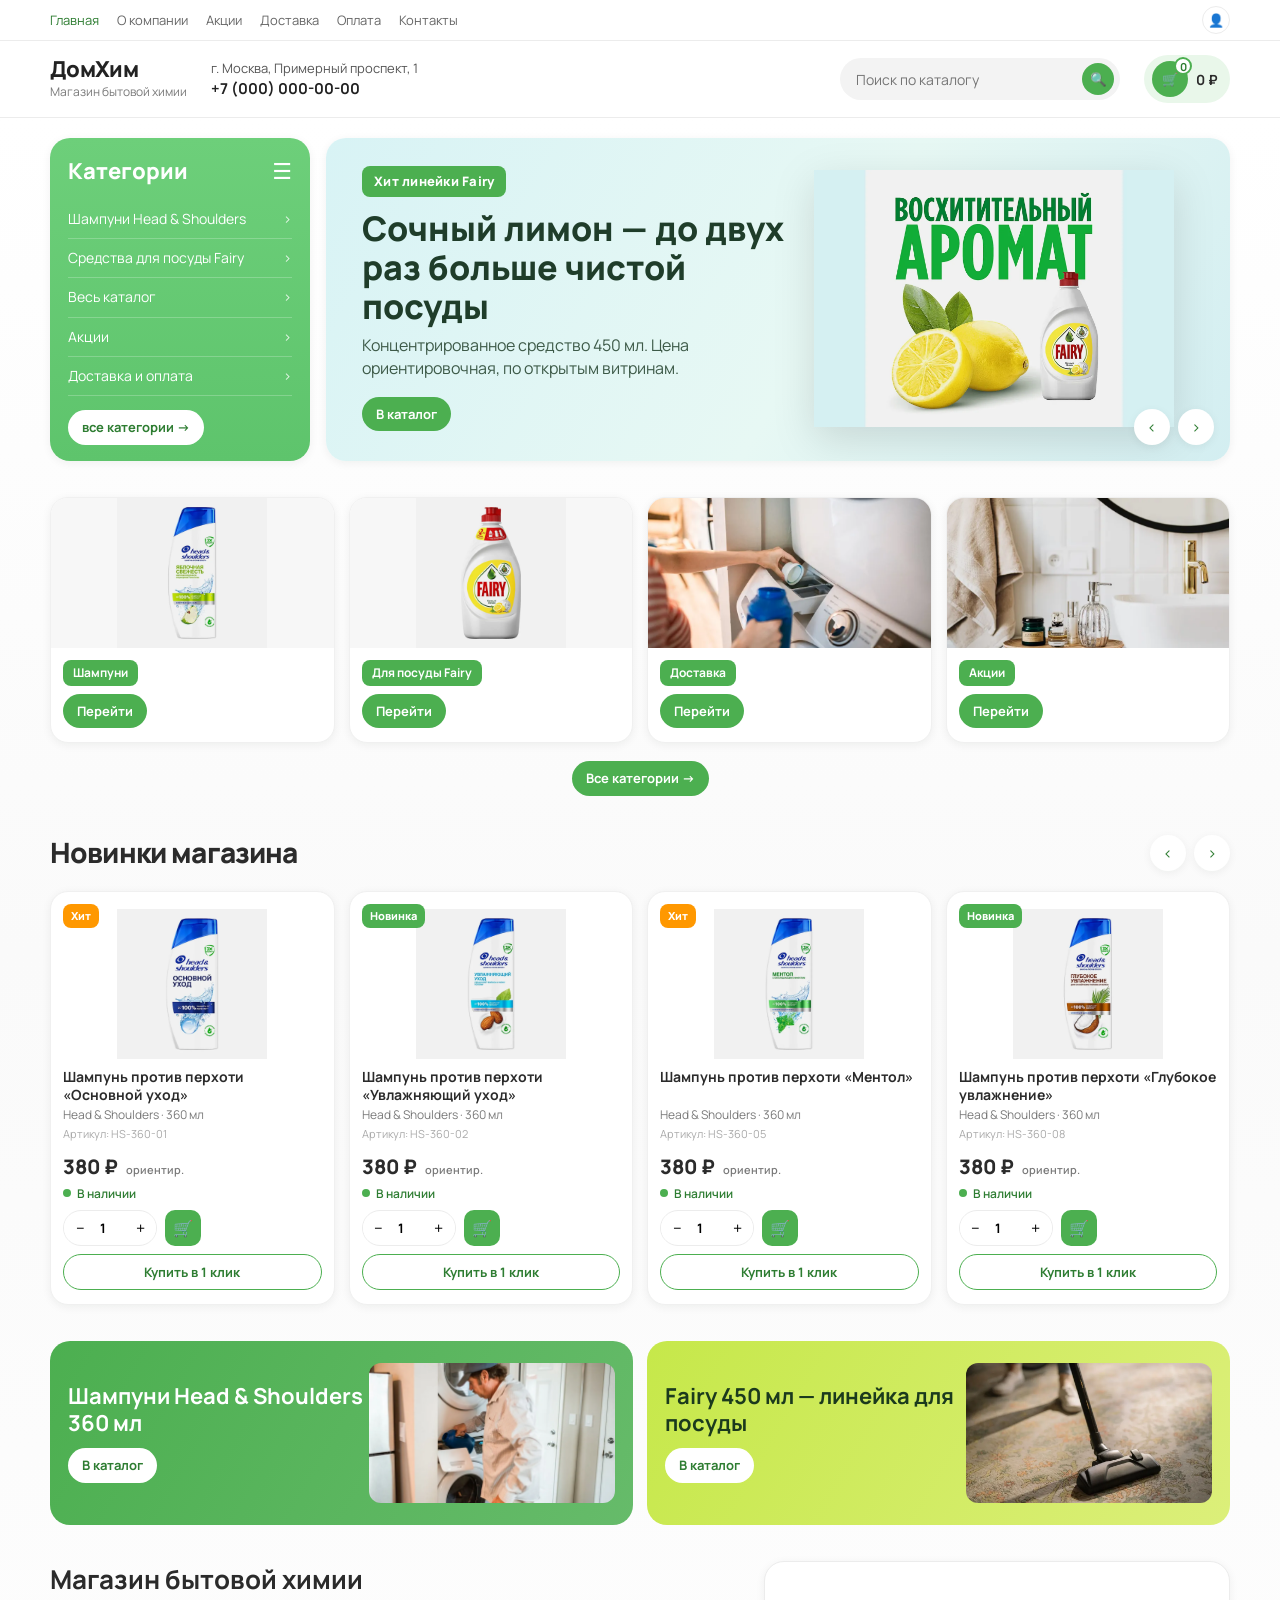
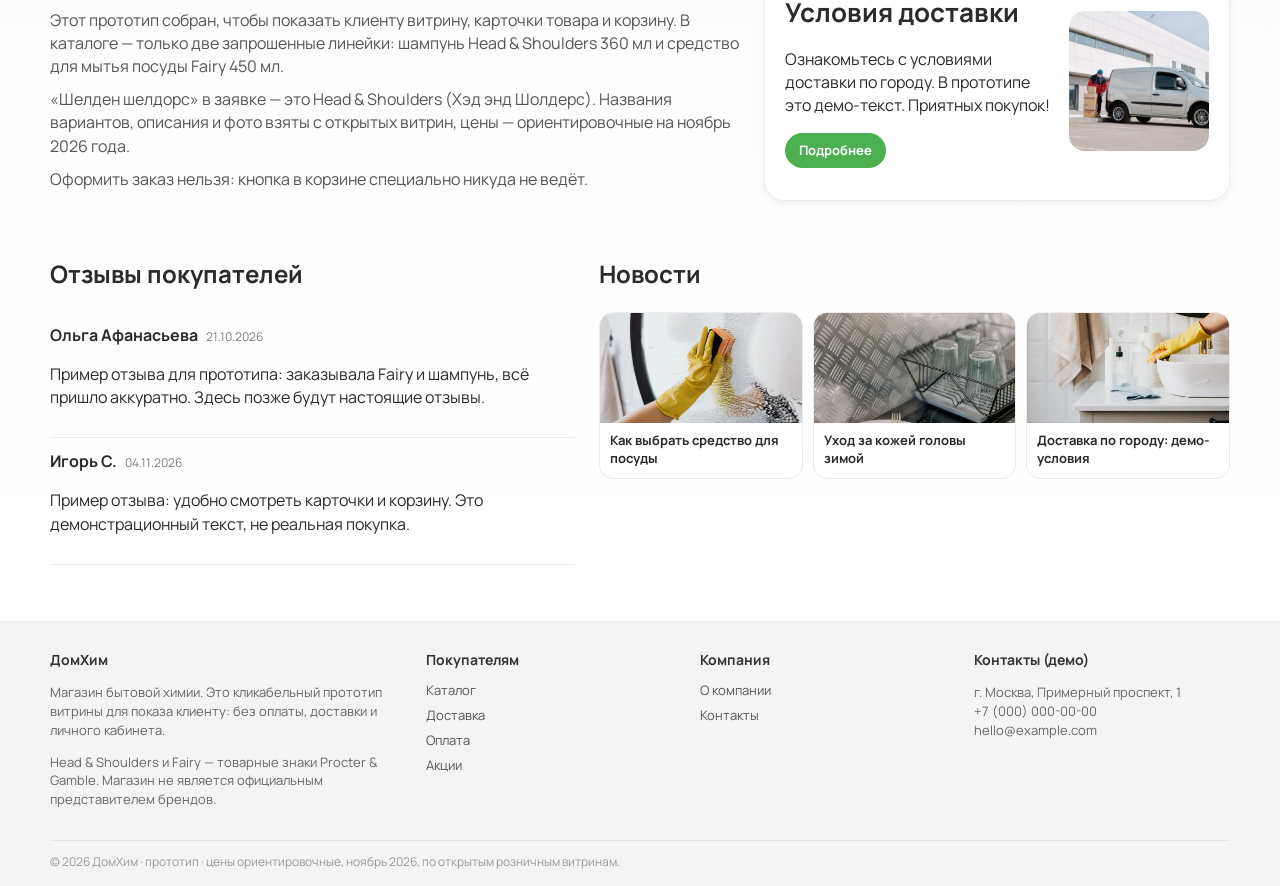
<file: index.html>
<!DOCTYPE html>
<html lang="ru">
<head>
  <meta charset="utf-8">
  <meta name="viewport" content="width=device-width, initial-scale=1">
  <title>ДомХим — магазин бытовой химии</title>
  <meta name="description" content="Прототип интернет-магазина бытовой химии: Head & Shoulders 360 мл и Fairy 450 мл.">
  <meta name="robots" content="noindex, nofollow">
  <link rel="preconnect" href="https://fonts.googleapis.com">
  <link rel="preconnect" href="https://fonts.gstatic.com" crossorigin>
  <link href="https://fonts.googleapis.com/css2?family=Manrope:wght@400;600;700;800&display=swap" rel="stylesheet">
  <link rel="stylesheet" href="css/style.css">
</head>
<body data-page="home">
  <div class="topbar">
    <div class="wrap">
      <nav>
        <a href="index.html" class="is-active">Главная</a>
        <a href="about.html">О компании</a>
        <a href="promo.html">Акции</a>
        <a href="delivery.html">Доставка</a>
        <a href="payment.html">Оплата</a>
        <a href="contacts.html">Контакты</a>
      </nav>
      <span class="topbar-user" title="Личный кабинет (заглушка)" aria-hidden="true">👤</span>
    </div>
  </div>
  <header class="site-header">
    <div class="wrap header-row">
      <a class="logo" href="index.html">
        <span class="logo-name">ДомХим</span>
        <span class="logo-sub">Магазин бытовой химии</span>
      </a>
      <div class="header-contacts">
        г. Москва, Примерный проспект, 1<br>
        <b>+7 (000) 000-00-00</b>
      </div>
      <form class="search" data-search>
        <input type="search" name="q" placeholder="Поиск по каталогу" aria-label="Поиск">
        <button type="submit" aria-label="Искать">🔍</button>
      </form>
      <div class="header-tools">
        <button class="cart-btn" type="button" data-open-cart aria-label="Корзина">
          <span class="bag">🛒<span class="cart-count" data-cart-count>0</span></span>
          <span class="sum" data-cart-total>0 ₽</span>
        </button>
        <button class="burger" type="button" data-burger aria-label="Меню">☰</button>
      </div>
    </div>
    <div class="wrap mobile-nav" id="mobile-nav">
      <form class="mobile-search" data-search>
        <input type="search" name="q" placeholder="Поиск по каталогу">
        <button class="btn btn-green" type="submit">Найти</button>
      </form>
      <a href="index.html">Главная</a>
      <a href="catalog.html">Каталог</a>
      <a href="catalog.html?cat=shampoo">Шампуни Head &amp; Shoulders</a>
      <a href="catalog.html?cat=fairy">Средства для посуды Fairy</a>
      <a href="about.html">О компании</a>
      <a href="promo.html">Акции</a>
      <a href="delivery.html">Доставка</a>
      <a href="payment.html">Оплата</a>
      <a href="contacts.html">Контакты</a>
    </div>
  </header>

  <main class="home-main">
    <div class="wrap hero-grid">
      <aside class="cat-card">
        <h2>Категории <span>☰</span></h2>
        <ul>
          <li><a href="catalog.html?cat=shampoo">Шампуни Head &amp; Shoulders <span>›</span></a></li>
          <li><a href="catalog.html?cat=fairy">Средства для посуды Fairy <span>›</span></a></li>
          <li><a href="catalog.html">Весь каталог <span>›</span></a></li>
          <li><a href="promo.html">Акции <span>›</span></a></li>
          <li><a href="delivery.html">Доставка и оплата <span>›</span></a></li>
        </ul>
        <a class="cat-all" href="catalog.html">все категории →</a>
      </aside>
      <section class="hero" aria-label="Баннер">
        <div class="hero-slide is-on">
          <div>
            <span class="hero-kicker">Хит линейки Fairy</span>
            <h2>Сочный лимон — до двух раз больше чистой посуды</h2>
            <p>Концентрированное средство 450 мл. Цена ориентировочная, по открытым витринам.</p>
            <a class="btn btn-green" href="catalog.html?id=fy-limon">В каталог</a>
          </div>
          <div class="hero-photo"><img src="images/ui/hero-lemon.webp" alt="Fairy Сочный лимон"></div>
        </div>
        <div class="hero-slide">
          <div>
            <span class="hero-kicker">Head &amp; Shoulders 360 мл</span>
            <h2>Вся линейка шампуня против перхоти</h2>
            <p>15 реальных вариантов по 360 мл: основной уход, 2 в 1 и мужская серия Men Ultra.</p>
            <a class="btn btn-green" href="catalog.html?cat=shampoo">Смотреть шампуни</a>
          </div>
          <div class="hero-photo"><img src="images/products/hs-osnovnoy.webp" alt="Head & Shoulders Основной уход"></div>
        </div>
        <div class="hero-slide">
          <div>
            <span class="hero-kicker">Для дома</span>
            <h2>Чистота стёкол и кухонных поверхностей</h2>
            <p>Прототип витрины бытовой химии. Сейчас в каталоге — две линейки, которые запросил клиент.</p>
            <a class="btn btn-green" href="catalog.html">Открыть каталог</a>
          </div>
          <div class="hero-photo"><img src="images/ui/hero-1.webp" alt="Мытьё стекла"></div>
        </div>
        <div class="hero-nav">
          <button type="button" data-hero="prev" aria-label="Назад">‹</button>
          <button type="button" data-hero="next" aria-label="Вперёд">›</button>
        </div>
      </section>
    </div>

    <section class="section">
      <div class="wrap">
        <div class="tiles">
          <a class="tile" href="catalog.html?cat=shampoo">
            <div class="tile-img"><img src="images/products/hs-yabloko.webp" alt="" style="object-fit:contain;background:#f7f7f7"></div>
            <div class="tile-body"><span class="chip">Шампуни</span><span class="btn btn-green">Перейти</span></div>
          </a>
          <a class="tile" href="catalog.html?cat=fairy">
            <div class="tile-img"><img src="images/products/fy-limon.webp" alt="" style="object-fit:contain;background:#f7f7f7"></div>
            <div class="tile-body"><span class="chip">Для посуды Fairy</span><span class="btn btn-green">Перейти</span></div>
          </a>
          <a class="tile" href="delivery.html">
            <div class="tile-img"><img src="images/ui/cat-laundry.webp" alt=""></div>
            <div class="tile-body"><span class="chip">Доставка</span><span class="btn btn-green">Перейти</span></div>
          </a>
          <a class="tile" href="promo.html">
            <div class="tile-img"><img src="images/ui/cat-dishes.webp" alt=""></div>
            <div class="tile-body"><span class="chip">Акции</span><span class="btn btn-green">Перейти</span></div>
          </a>
        </div>
        <div class="center"><a class="btn btn-green" href="catalog.html">Все категории →</a></div>
      </div>
    </section>

    <section class="section" style="padding-top:0">
      <div class="wrap">
        <div class="section-head">
          <h2>Новинки магазина</h2>
          <div class="arrows">
            <button class="arrow-btn" type="button" data-new="prev" aria-label="Назад">‹</button>
            <button class="arrow-btn" type="button" data-new="next" aria-label="Вперёд">›</button>
          </div>
        </div>
        <div class="cards-row" id="new-products"></div>
      </div>
    </section>

    <section class="section" style="padding-top:0">
      <div class="wrap promos">
        <div class="promo promo-green">
          <div>
            <h3>Шампуни Head &amp; Shoulders 360 мл</h3>
            <a class="btn" href="catalog.html?cat=shampoo">В каталог</a>
          </div>
          <img src="images/ui/promo-laundry.webp" alt="">
        </div>
        <div class="promo promo-lime">
          <div>
            <h3>Fairy 450 мл — линейка для посуды</h3>
            <a class="btn" href="catalog.html?cat=fairy">В каталог</a>
          </div>
          <img src="images/ui/promo-sponge.webp" alt="">
        </div>
      </div>
    </section>

    <section class="section" style="padding-top:0">
      <div class="wrap split">
        <div class="about-block">
          <h2>Магазин бытовой химии</h2>
          <p>Этот прототип собран, чтобы показать клиенту витрину, карточки товара и корзину. В каталоге — только две запрошенные линейки: шампунь Head &amp; Shoulders 360 мл и средство для мытья посуды Fairy 450 мл.</p>
          <p>«Шелден шелдорс» в заявке — это Head &amp; Shoulders (Хэд энд Шолдерс). Названия вариантов, описания и фото взяты с открытых витрин, цены — ориентировочные на ноябрь 2026 года.</p>
          <p>Оформить заказ нельзя: кнопка в корзине специально никуда не ведёт.</p>
        </div>
        <div class="deliver-card">
          <div>
            <h2>Условия доставки</h2>
            <p>Ознакомьтесь с условиями доставки по городу. В прототипе это демо-текст. Приятных покупок!</p>
            <a class="btn btn-green" href="delivery.html">Подробнее</a>
          </div>
          <img src="images/ui/courier.webp" alt="Курьер">
        </div>
      </div>
    </section>

    <section class="section" style="padding-top:0">
      <div class="wrap two-col">
        <div>
          <h2>Отзывы покупателей</h2>
          <div class="review"><span class="who">Ольга Афанасьева</span><span class="date">21.10.2026</span><p>Пример отзыва для прототипа: заказывала Fairy и шампунь, всё пришло аккуратно. Здесь позже будут настоящие отзывы.</p></div>
          <div class="review"><span class="who">Игорь С.</span><span class="date">04.11.2026</span><p>Пример отзыва: удобно смотреть карточки и корзину. Это демонстрационный текст, не реальная покупка.</p></div>
        </div>
        <div>
          <h2>Новости</h2>
          <div class="news">
            <article><img src="images/ui/news-1.webp" alt=""><h3>Как выбрать средство для посуды</h3></article>
            <article><img src="images/ui/news-2.webp" alt=""><h3>Уход за кожей головы зимой</h3></article>
            <article><img src="images/ui/news-3.webp" alt=""><h3>Доставка по городу: демо-условия</h3></article>
          </div>
        </div>
      </div>
    </section>
  </main>
  <footer class="site-footer">
    <div class="wrap footer-grid">
      <div>
        <h3>ДомХим</h3>
        <p>Магазин бытовой химии. Это кликабельный прототип витрины для показа клиенту: без оплаты, доставки и личного кабинета.</p>
        <p>Head &amp; Shoulders и Fairy — товарные знаки Procter &amp; Gamble. Магазин не является официальным представителем брендов.</p>
      </div>
      <div>
        <h3>Покупателям</h3>
        <a href="catalog.html">Каталог</a><br>
        <a href="delivery.html">Доставка</a><br>
        <a href="payment.html">Оплата</a><br>
        <a href="promo.html">Акции</a>
      </div>
      <div>
        <h3>Компания</h3>
        <a href="about.html">О компании</a><br>
        <a href="contacts.html">Контакты</a>
      </div>
      <div>
        <h3>Контакты (демо)</h3>
        <p>г. Москва, Примерный проспект, 1<br>+7 (000) 000-00-00<br>hello@example.com</p>
      </div>
    </div>
    <div class="wrap copy">© 2026 ДомХим · прототип · цены ориентировочные, ноябрь 2026, по открытым розничным витринам.</div>
  </footer>

  <div class="drawer-bg" id="cart-bg"></div>
  <aside class="drawer" id="cart-drawer" aria-label="Корзина">
    <div class="drawer-head">
      <h2>Корзина</h2>
      <button type="button" class="modal-close" data-close-cart aria-label="Закрыть">×</button>
    </div>
    <div class="drawer-body" id="cart-items"></div>
    <div class="drawer-foot">
      <div class="totals"><span>Итого</span><span id="cart-sum">0 ₽</span></div>
      <button type="button" class="checkout" data-checkout>Оформить заказ</button>
      <p class="hint">Кнопка никуда не ведёт — это прототип без оформления заказа.</p>
    </div>
  </aside>

  <div class="modal-bg" id="product-modal">
    <div class="modal" role="dialog" aria-modal="true" aria-labelledby="modal-name">
      <button type="button" class="modal-close" data-close-modal aria-label="Закрыть">×</button>
      <div class="modal-grid">
        <div class="modal-img"><img id="modal-img" alt=""></div>
        <div>
          <div class="p-meta" id="modal-meta"></div>
          <h2 id="modal-name"></h2>
          <div class="p-art" id="modal-art"></div>
          <div class="p-price" id="modal-price"></div>
          <div class="p-stock">В наличии</div>
          <p id="modal-desc"></p>
          <div class="p-actions">
            <div class="qty"><button type="button" data-step="-1">−</button><input type="number" min="1" value="1"><button type="button" data-step="1">+</button></div>
            <button type="button" class="btn btn-green" id="modal-add" data-add="">В корзину</button>
          </div>
          <p class="src" id="modal-src"></p>
        </div>
      </div>
    </div>
  </div>
  <div class="toast" id="toast" role="status"></div>
  <script src="js/products.js"></script>
  <script src="js/cart.js"></script>
  <script src="js/app.js"></script>
  <script>
    document.getElementById("modal-add").addEventListener("click", function () {
      this.setAttribute("data-add", document.getElementById("product-modal").dataset.id || "");
    }, true);
  </script>
</body>
</html>
</file>
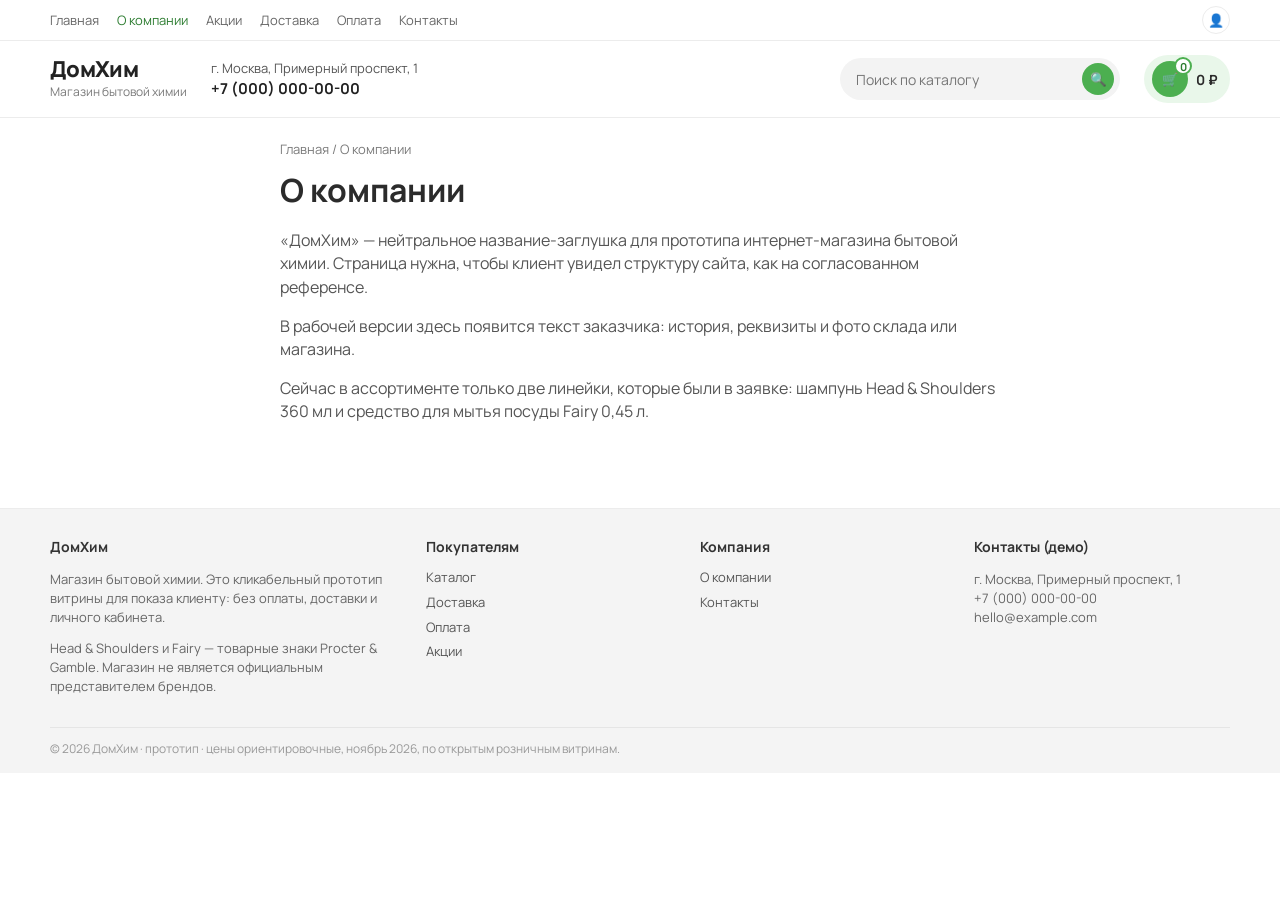
<file: about.html>
<!DOCTYPE html>
<html lang="ru">
<head>
  <meta charset="utf-8">
  <meta name="viewport" content="width=device-width, initial-scale=1">
  <title>О компании — ДомХим</title>
  <meta name="description" content="О компании">
  <meta name="robots" content="noindex, nofollow">
  <link rel="preconnect" href="https://fonts.googleapis.com">
  <link rel="preconnect" href="https://fonts.gstatic.com" crossorigin>
  <link href="https://fonts.googleapis.com/css2?family=Manrope:wght@400;600;700;800&display=swap" rel="stylesheet">
  <link rel="stylesheet" href="css/style.css">
</head>
<body data-page="about">
  <div class="topbar">
    <div class="wrap">
      <nav>
        <a href="index.html">Главная</a>
        <a href="about.html" class="is-active">О компании</a>
        <a href="promo.html">Акции</a>
        <a href="delivery.html">Доставка</a>
        <a href="payment.html">Оплата</a>
        <a href="contacts.html">Контакты</a>
      </nav>
      <span class="topbar-user" title="Личный кабинет (заглушка)" aria-hidden="true">👤</span>
    </div>
  </div>
  <header class="site-header">
    <div class="wrap header-row">
      <a class="logo" href="index.html">
        <span class="logo-name">ДомХим</span>
        <span class="logo-sub">Магазин бытовой химии</span>
      </a>
      <div class="header-contacts">
        г. Москва, Примерный проспект, 1<br>
        <b>+7 (000) 000-00-00</b>
      </div>
      <form class="search" data-search>
        <input type="search" name="q" placeholder="Поиск по каталогу" aria-label="Поиск">
        <button type="submit" aria-label="Искать">🔍</button>
      </form>
      <div class="header-tools">
        <button class="cart-btn" type="button" data-open-cart aria-label="Корзина">
          <span class="bag">🛒<span class="cart-count" data-cart-count>0</span></span>
          <span class="sum" data-cart-total>0 ₽</span>
        </button>
        <button class="burger" type="button" data-burger aria-label="Меню">☰</button>
      </div>
    </div>
    <div class="wrap mobile-nav" id="mobile-nav">
      <form class="mobile-search" data-search>
        <input type="search" name="q" placeholder="Поиск по каталогу">
        <button class="btn btn-green" type="submit">Найти</button>
      </form>
      <a href="index.html">Главная</a>
      <a href="catalog.html">Каталог</a>
      <a href="catalog.html?cat=shampoo">Шампуни Head &amp; Shoulders</a>
      <a href="catalog.html?cat=fairy">Средства для посуды Fairy</a>
      <a href="about.html">О компании</a>
      <a href="promo.html">Акции</a>
      <a href="delivery.html">Доставка</a>
      <a href="payment.html">Оплата</a>
      <a href="contacts.html">Контакты</a>
    </div>
  </header>

  <main class="page">
    <div class="wrap page-head prose">
      <div class="crumbs"><a href="index.html">Главная</a> / О компании</div>
      <h1>О компании</h1>
      <p>«ДомХим» — нейтральное название-заглушка для прототипа интернет-магазина бытовой химии. Страница нужна, чтобы клиент увидел структуру сайта, как на согласованном референсе.</p><p>В рабочей версии здесь появится текст заказчика: история, реквизиты и фото склада или магазина.</p><p>Сейчас в ассортименте только две линейки, которые были в заявке: шампунь Head &amp; Shoulders 360 мл и средство для мытья посуды Fairy 0,45 л.</p>
    </div>
  </main>
  <footer class="site-footer">
    <div class="wrap footer-grid">
      <div>
        <h3>ДомХим</h3>
        <p>Магазин бытовой химии. Это кликабельный прототип витрины для показа клиенту: без оплаты, доставки и личного кабинета.</p>
        <p>Head &amp; Shoulders и Fairy — товарные знаки Procter &amp; Gamble. Магазин не является официальным представителем брендов.</p>
      </div>
      <div>
        <h3>Покупателям</h3>
        <a href="catalog.html">Каталог</a><br>
        <a href="delivery.html">Доставка</a><br>
        <a href="payment.html">Оплата</a><br>
        <a href="promo.html">Акции</a>
      </div>
      <div>
        <h3>Компания</h3>
        <a href="about.html">О компании</a><br>
        <a href="contacts.html">Контакты</a>
      </div>
      <div>
        <h3>Контакты (демо)</h3>
        <p>г. Москва, Примерный проспект, 1<br>+7 (000) 000-00-00<br>hello@example.com</p>
      </div>
    </div>
    <div class="wrap copy">© 2026 ДомХим · прототип · цены ориентировочные, ноябрь 2026, по открытым розничным витринам.</div>
  </footer>

  <div class="drawer-bg" id="cart-bg"></div>
  <aside class="drawer" id="cart-drawer" aria-label="Корзина">
    <div class="drawer-head">
      <h2>Корзина</h2>
      <button type="button" class="modal-close" data-close-cart aria-label="Закрыть">×</button>
    </div>
    <div class="drawer-body" id="cart-items"></div>
    <div class="drawer-foot">
      <div class="totals"><span>Итого</span><span id="cart-sum">0 ₽</span></div>
      <button type="button" class="checkout" data-checkout>Оформить заказ</button>
      <p class="hint">Кнопка никуда не ведёт — это прототип без оформления заказа.</p>
    </div>
  </aside>

  <div class="modal-bg" id="product-modal">
    <div class="modal" role="dialog" aria-modal="true" aria-labelledby="modal-name">
      <button type="button" class="modal-close" data-close-modal aria-label="Закрыть">×</button>
      <div class="modal-grid">
        <div class="modal-img"><img id="modal-img" alt=""></div>
        <div>
          <div class="p-meta" id="modal-meta"></div>
          <h2 id="modal-name"></h2>
          <div class="p-art" id="modal-art"></div>
          <div class="p-price" id="modal-price"></div>
          <div class="p-stock">В наличии</div>
          <p id="modal-desc"></p>
          <div class="p-actions">
            <div class="qty"><button type="button" data-step="-1">−</button><input type="number" min="1" value="1"><button type="button" data-step="1">+</button></div>
            <button type="button" class="btn btn-green" id="modal-add" data-add="">В корзину</button>
          </div>
          <p class="src" id="modal-src"></p>
        </div>
      </div>
    </div>
  </div>
  <div class="toast" id="toast" role="status"></div>
  <script src="js/products.js"></script>
  <script src="js/cart.js"></script>
  <script src="js/app.js"></script>
  <script>
    document.getElementById("modal-add").addEventListener("click", function () {
      this.setAttribute("data-add", document.getElementById("product-modal").dataset.id || "");
    }, true);
  </script>
</body>
</html>
</file>
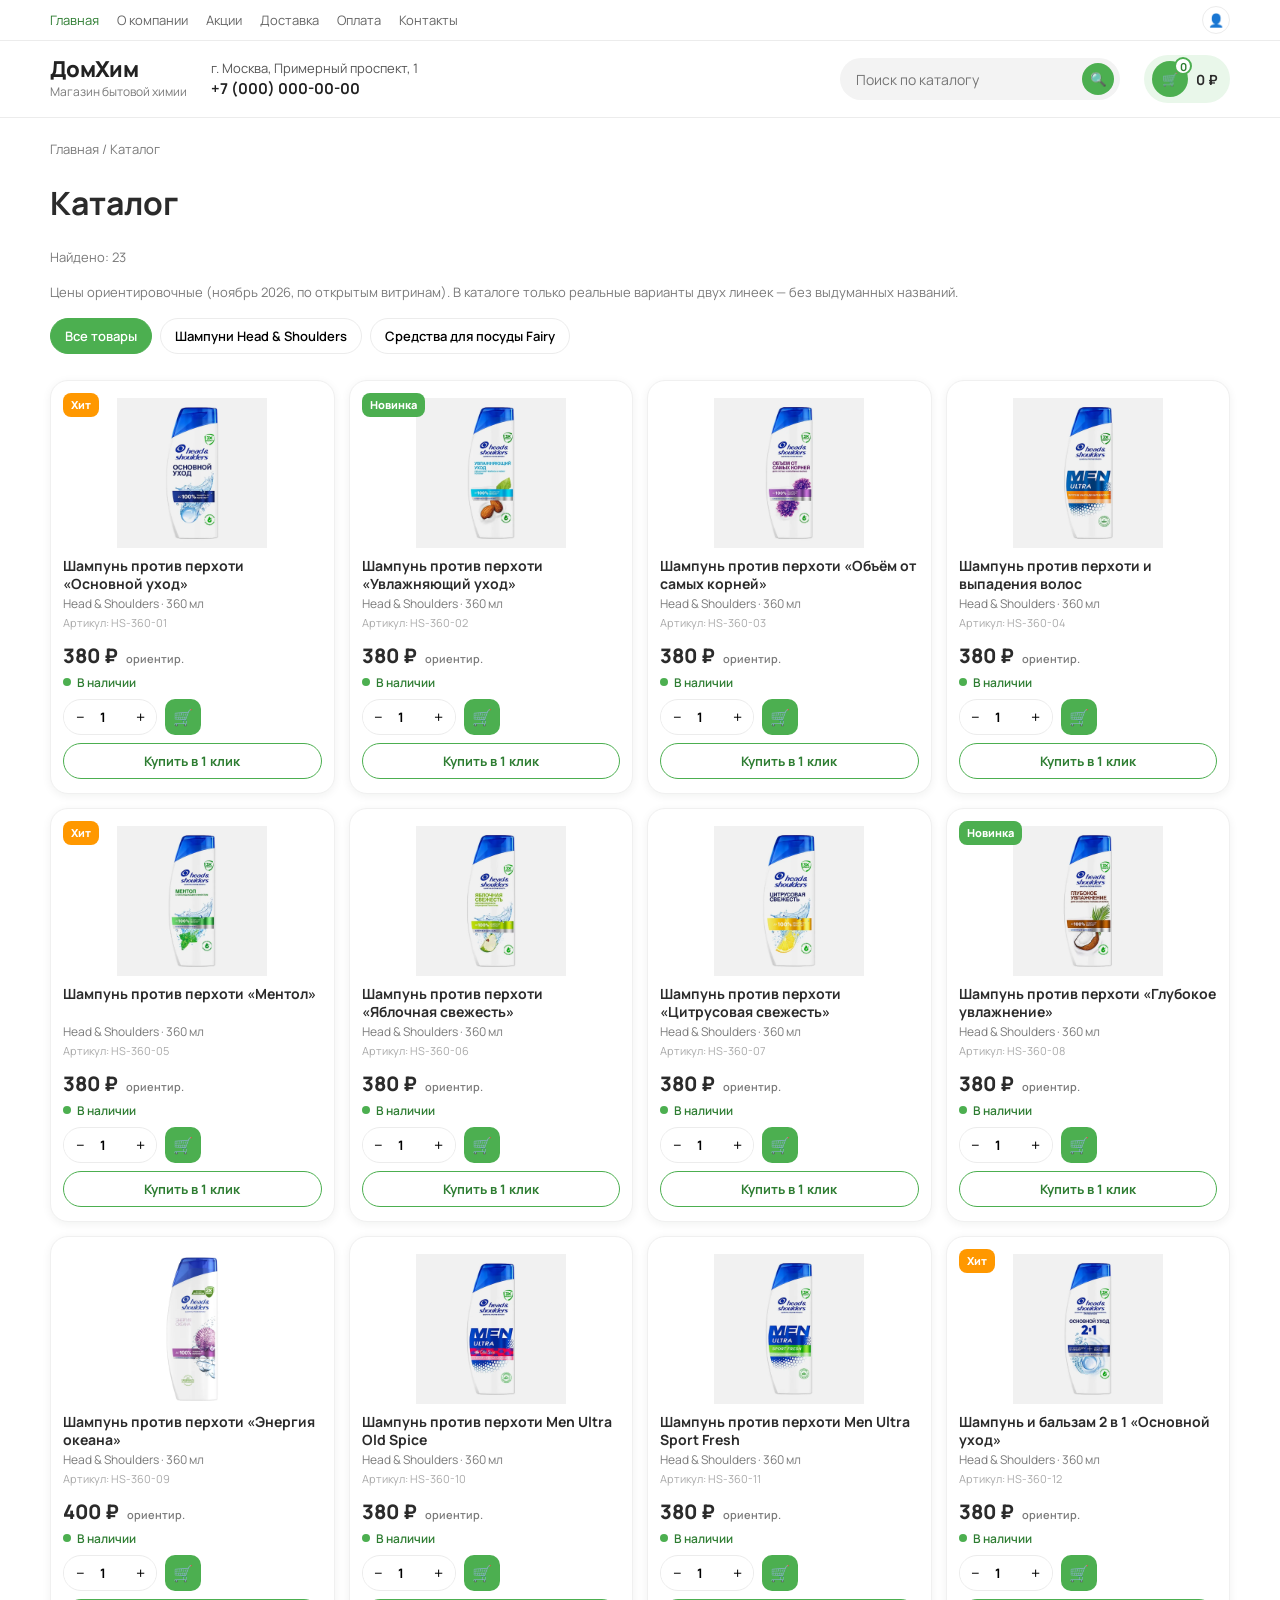
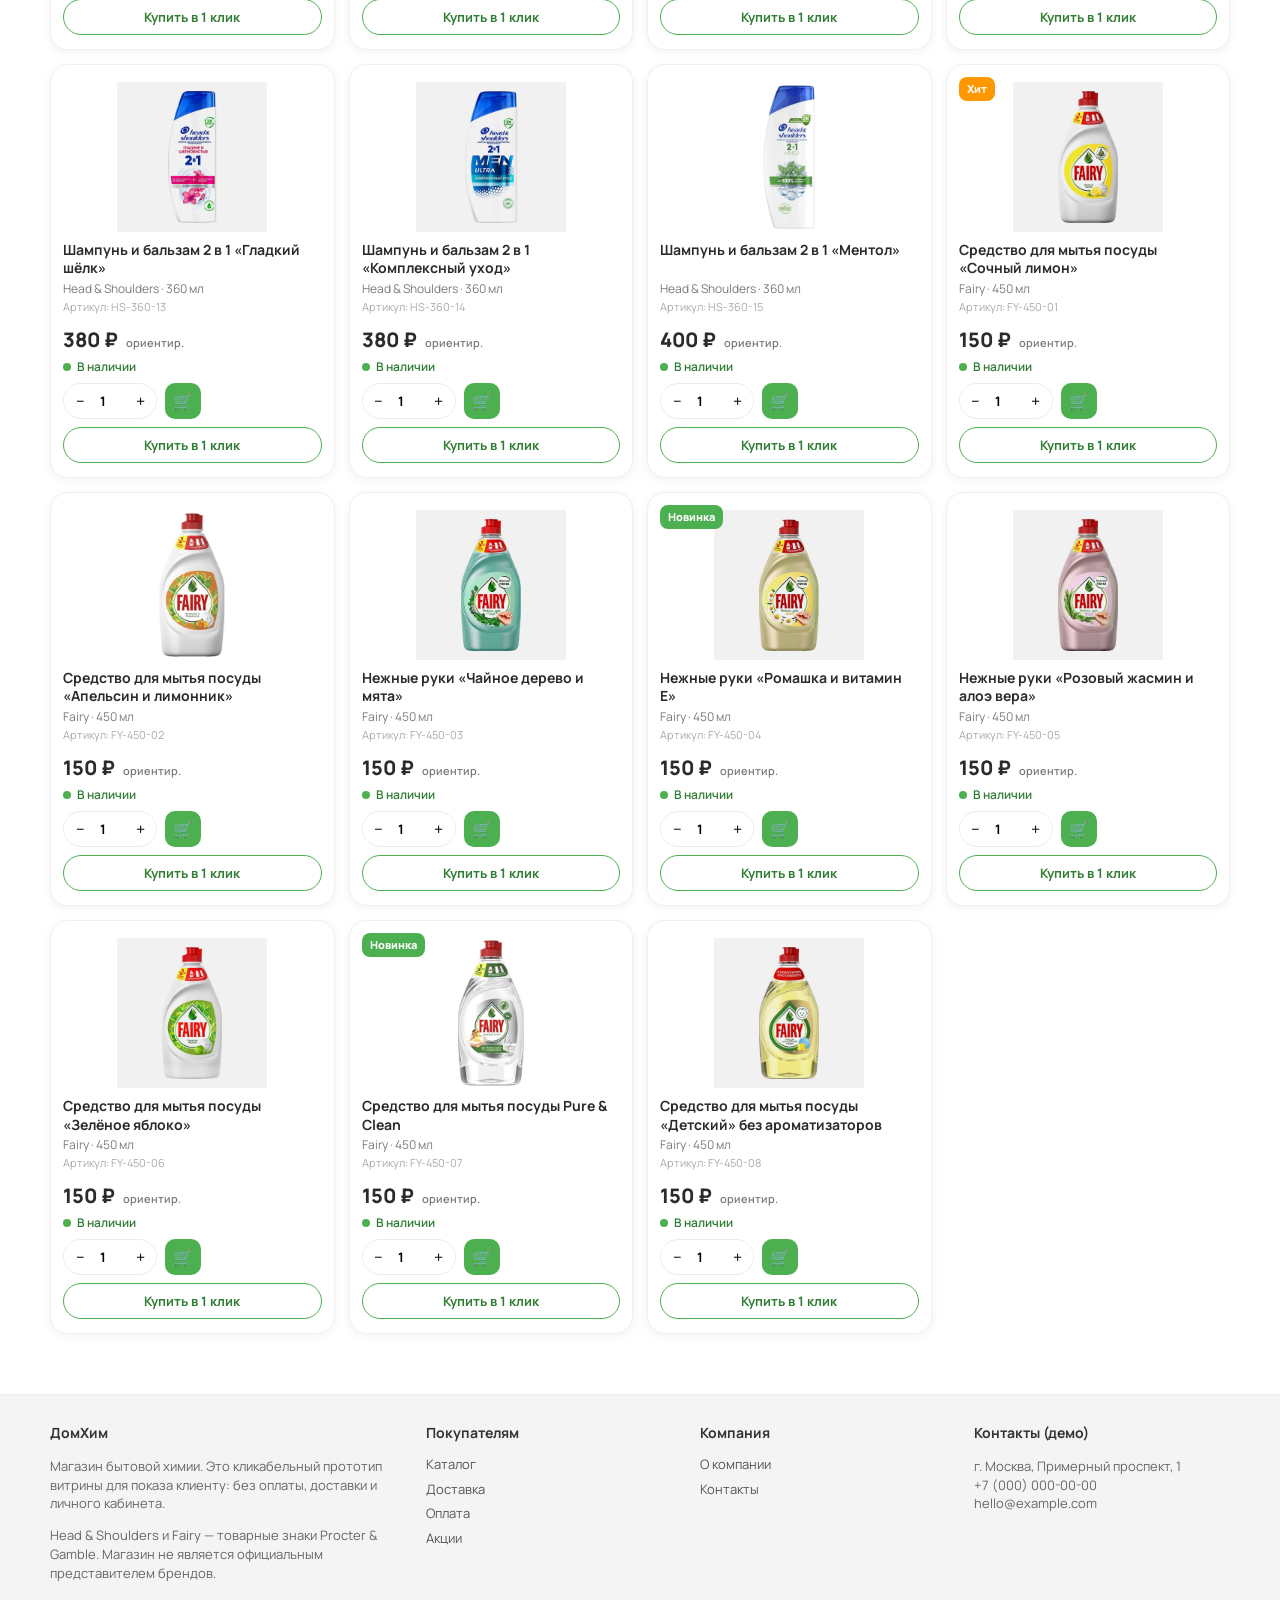
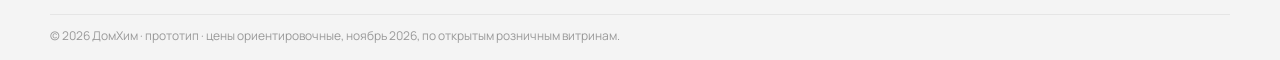
<file: catalog.html>
<!DOCTYPE html>
<html lang="ru">
<head>
  <meta charset="utf-8">
  <meta name="viewport" content="width=device-width, initial-scale=1">
  <title>Каталог — ДомХим</title>
  <meta name="description" content="Каталог шампуней Head & Shoulders 360 мл и средств Fairy 450 мл.">
  <meta name="robots" content="noindex, nofollow">
  <link rel="preconnect" href="https://fonts.googleapis.com">
  <link rel="preconnect" href="https://fonts.gstatic.com" crossorigin>
  <link href="https://fonts.googleapis.com/css2?family=Manrope:wght@400;600;700;800&display=swap" rel="stylesheet">
  <link rel="stylesheet" href="css/style.css">
</head>
<body data-page="catalog">
  <div class="topbar">
    <div class="wrap">
      <nav>
        <a href="index.html" class="is-active">Главная</a>
        <a href="about.html">О компании</a>
        <a href="promo.html">Акции</a>
        <a href="delivery.html">Доставка</a>
        <a href="payment.html">Оплата</a>
        <a href="contacts.html">Контакты</a>
      </nav>
      <span class="topbar-user" title="Личный кабинет (заглушка)" aria-hidden="true">👤</span>
    </div>
  </div>
  <header class="site-header">
    <div class="wrap header-row">
      <a class="logo" href="index.html">
        <span class="logo-name">ДомХим</span>
        <span class="logo-sub">Магазин бытовой химии</span>
      </a>
      <div class="header-contacts">
        г. Москва, Примерный проспект, 1<br>
        <b>+7 (000) 000-00-00</b>
      </div>
      <form class="search" data-search>
        <input type="search" name="q" placeholder="Поиск по каталогу" aria-label="Поиск">
        <button type="submit" aria-label="Искать">🔍</button>
      </form>
      <div class="header-tools">
        <button class="cart-btn" type="button" data-open-cart aria-label="Корзина">
          <span class="bag">🛒<span class="cart-count" data-cart-count>0</span></span>
          <span class="sum" data-cart-total>0 ₽</span>
        </button>
        <button class="burger" type="button" data-burger aria-label="Меню">☰</button>
      </div>
    </div>
    <div class="wrap mobile-nav" id="mobile-nav">
      <form class="mobile-search" data-search>
        <input type="search" name="q" placeholder="Поиск по каталогу">
        <button class="btn btn-green" type="submit">Найти</button>
      </form>
      <a href="index.html">Главная</a>
      <a href="catalog.html">Каталог</a>
      <a href="catalog.html?cat=shampoo">Шампуни Head &amp; Shoulders</a>
      <a href="catalog.html?cat=fairy">Средства для посуды Fairy</a>
      <a href="about.html">О компании</a>
      <a href="promo.html">Акции</a>
      <a href="delivery.html">Доставка</a>
      <a href="payment.html">Оплата</a>
      <a href="contacts.html">Контакты</a>
    </div>
  </header>

  <main class="page">
    <div class="wrap page-head">
      <div class="crumbs"><a href="index.html">Главная</a> / Каталог</div>
      <h1 id="catalog-title">Каталог</h1>
      <p class="note" id="catalog-count"></p>
      <p class="note">Цены ориентировочные (ноябрь 2026, по открытым витринам). В каталоге только реальные варианты двух линеек — без выдуманных названий.</p>
      <div class="filters">
        <button type="button" class="filter" data-filter="all">Все товары</button>
        <button type="button" class="filter" data-filter="shampoo">Шампуни Head &amp; Shoulders</button>
        <button type="button" class="filter" data-filter="fairy">Средства для посуды Fairy</button>
      </div>
    </div>
    <div class="wrap">
      <div class="cards-grid" id="catalog-grid"></div>
    </div>
  </main>
  <footer class="site-footer">
    <div class="wrap footer-grid">
      <div>
        <h3>ДомХим</h3>
        <p>Магазин бытовой химии. Это кликабельный прототип витрины для показа клиенту: без оплаты, доставки и личного кабинета.</p>
        <p>Head &amp; Shoulders и Fairy — товарные знаки Procter &amp; Gamble. Магазин не является официальным представителем брендов.</p>
      </div>
      <div>
        <h3>Покупателям</h3>
        <a href="catalog.html">Каталог</a><br>
        <a href="delivery.html">Доставка</a><br>
        <a href="payment.html">Оплата</a><br>
        <a href="promo.html">Акции</a>
      </div>
      <div>
        <h3>Компания</h3>
        <a href="about.html">О компании</a><br>
        <a href="contacts.html">Контакты</a>
      </div>
      <div>
        <h3>Контакты (демо)</h3>
        <p>г. Москва, Примерный проспект, 1<br>+7 (000) 000-00-00<br>hello@example.com</p>
      </div>
    </div>
    <div class="wrap copy">© 2026 ДомХим · прототип · цены ориентировочные, ноябрь 2026, по открытым розничным витринам.</div>
  </footer>

  <div class="drawer-bg" id="cart-bg"></div>
  <aside class="drawer" id="cart-drawer" aria-label="Корзина">
    <div class="drawer-head">
      <h2>Корзина</h2>
      <button type="button" class="modal-close" data-close-cart aria-label="Закрыть">×</button>
    </div>
    <div class="drawer-body" id="cart-items"></div>
    <div class="drawer-foot">
      <div class="totals"><span>Итого</span><span id="cart-sum">0 ₽</span></div>
      <button type="button" class="checkout" data-checkout>Оформить заказ</button>
      <p class="hint">Кнопка никуда не ведёт — это прототип без оформления заказа.</p>
    </div>
  </aside>

  <div class="modal-bg" id="product-modal">
    <div class="modal" role="dialog" aria-modal="true" aria-labelledby="modal-name">
      <button type="button" class="modal-close" data-close-modal aria-label="Закрыть">×</button>
      <div class="modal-grid">
        <div class="modal-img"><img id="modal-img" alt=""></div>
        <div>
          <div class="p-meta" id="modal-meta"></div>
          <h2 id="modal-name"></h2>
          <div class="p-art" id="modal-art"></div>
          <div class="p-price" id="modal-price"></div>
          <div class="p-stock">В наличии</div>
          <p id="modal-desc"></p>
          <div class="p-actions">
            <div class="qty"><button type="button" data-step="-1">−</button><input type="number" min="1" value="1"><button type="button" data-step="1">+</button></div>
            <button type="button" class="btn btn-green" id="modal-add" data-add="">В корзину</button>
          </div>
          <p class="src" id="modal-src"></p>
        </div>
      </div>
    </div>
  </div>
  <div class="toast" id="toast" role="status"></div>
  <script src="js/products.js"></script>
  <script src="js/cart.js"></script>
  <script src="js/app.js"></script>
  <script>
    document.getElementById("modal-add").addEventListener("click", function () {
      this.setAttribute("data-add", document.getElementById("product-modal").dataset.id || "");
    }, true);
  </script>
</body>
</html>
</file>
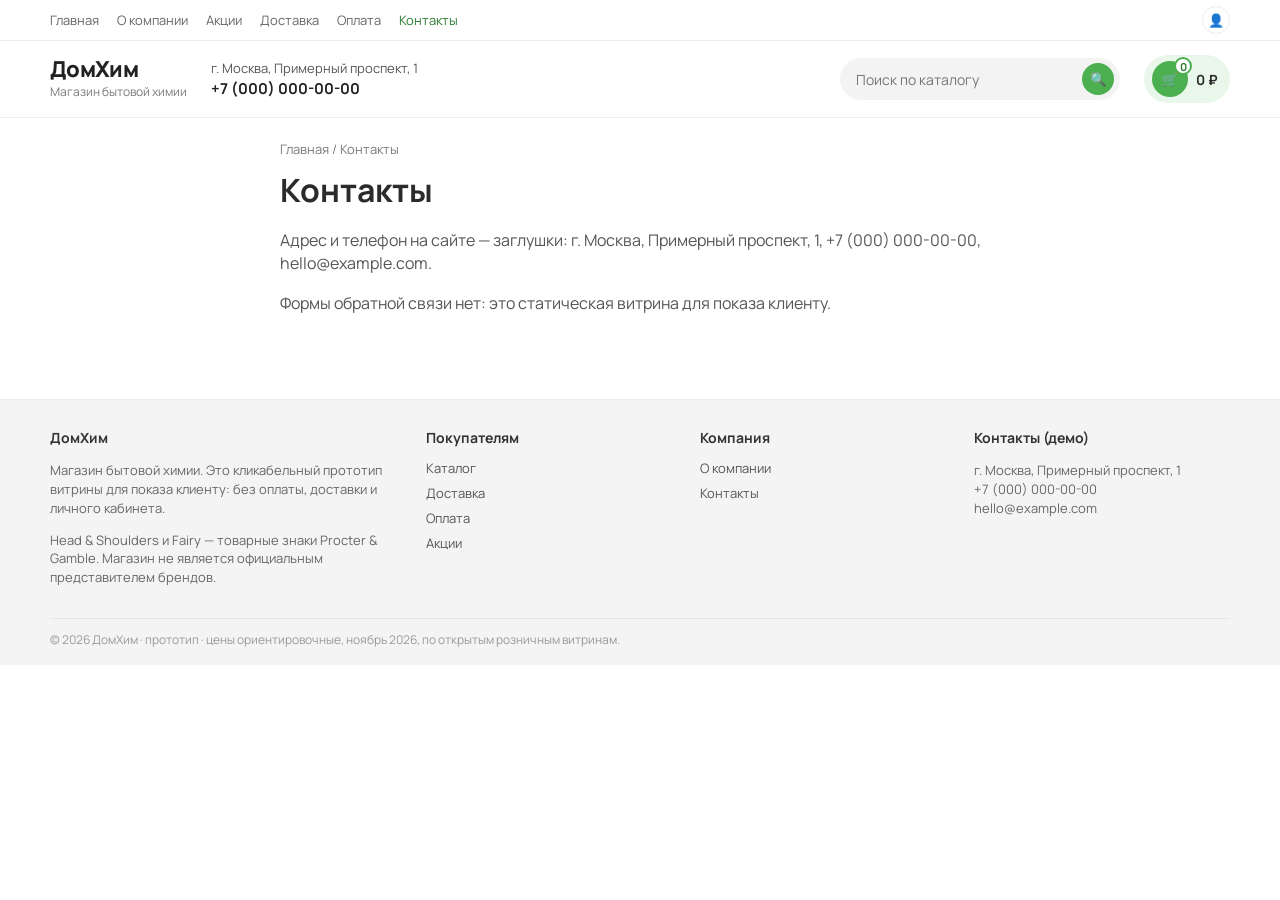
<file: contacts.html>
<!DOCTYPE html>
<html lang="ru">
<head>
  <meta charset="utf-8">
  <meta name="viewport" content="width=device-width, initial-scale=1">
  <title>Контакты — ДомХим</title>
  <meta name="description" content="Контакты">
  <meta name="robots" content="noindex, nofollow">
  <link rel="preconnect" href="https://fonts.googleapis.com">
  <link rel="preconnect" href="https://fonts.gstatic.com" crossorigin>
  <link href="https://fonts.googleapis.com/css2?family=Manrope:wght@400;600;700;800&display=swap" rel="stylesheet">
  <link rel="stylesheet" href="css/style.css">
</head>
<body data-page="contacts">
  <div class="topbar">
    <div class="wrap">
      <nav>
        <a href="index.html">Главная</a>
        <a href="about.html">О компании</a>
        <a href="promo.html">Акции</a>
        <a href="delivery.html">Доставка</a>
        <a href="payment.html">Оплата</a>
        <a href="contacts.html" class="is-active">Контакты</a>
      </nav>
      <span class="topbar-user" title="Личный кабинет (заглушка)" aria-hidden="true">👤</span>
    </div>
  </div>
  <header class="site-header">
    <div class="wrap header-row">
      <a class="logo" href="index.html">
        <span class="logo-name">ДомХим</span>
        <span class="logo-sub">Магазин бытовой химии</span>
      </a>
      <div class="header-contacts">
        г. Москва, Примерный проспект, 1<br>
        <b>+7 (000) 000-00-00</b>
      </div>
      <form class="search" data-search>
        <input type="search" name="q" placeholder="Поиск по каталогу" aria-label="Поиск">
        <button type="submit" aria-label="Искать">🔍</button>
      </form>
      <div class="header-tools">
        <button class="cart-btn" type="button" data-open-cart aria-label="Корзина">
          <span class="bag">🛒<span class="cart-count" data-cart-count>0</span></span>
          <span class="sum" data-cart-total>0 ₽</span>
        </button>
        <button class="burger" type="button" data-burger aria-label="Меню">☰</button>
      </div>
    </div>
    <div class="wrap mobile-nav" id="mobile-nav">
      <form class="mobile-search" data-search>
        <input type="search" name="q" placeholder="Поиск по каталогу">
        <button class="btn btn-green" type="submit">Найти</button>
      </form>
      <a href="index.html">Главная</a>
      <a href="catalog.html">Каталог</a>
      <a href="catalog.html?cat=shampoo">Шампуни Head &amp; Shoulders</a>
      <a href="catalog.html?cat=fairy">Средства для посуды Fairy</a>
      <a href="about.html">О компании</a>
      <a href="promo.html">Акции</a>
      <a href="delivery.html">Доставка</a>
      <a href="payment.html">Оплата</a>
      <a href="contacts.html">Контакты</a>
    </div>
  </header>

  <main class="page">
    <div class="wrap page-head prose">
      <div class="crumbs"><a href="index.html">Главная</a> / Контакты</div>
      <h1>Контакты</h1>
      <p>Адрес и телефон на сайте — заглушки: г. Москва, Примерный проспект, 1, +7 (000) 000-00-00, hello@example.com.</p><p>Формы обратной связи нет: это статическая витрина для показа клиенту.</p>
    </div>
  </main>
  <footer class="site-footer">
    <div class="wrap footer-grid">
      <div>
        <h3>ДомХим</h3>
        <p>Магазин бытовой химии. Это кликабельный прототип витрины для показа клиенту: без оплаты, доставки и личного кабинета.</p>
        <p>Head &amp; Shoulders и Fairy — товарные знаки Procter &amp; Gamble. Магазин не является официальным представителем брендов.</p>
      </div>
      <div>
        <h3>Покупателям</h3>
        <a href="catalog.html">Каталог</a><br>
        <a href="delivery.html">Доставка</a><br>
        <a href="payment.html">Оплата</a><br>
        <a href="promo.html">Акции</a>
      </div>
      <div>
        <h3>Компания</h3>
        <a href="about.html">О компании</a><br>
        <a href="contacts.html">Контакты</a>
      </div>
      <div>
        <h3>Контакты (демо)</h3>
        <p>г. Москва, Примерный проспект, 1<br>+7 (000) 000-00-00<br>hello@example.com</p>
      </div>
    </div>
    <div class="wrap copy">© 2026 ДомХим · прототип · цены ориентировочные, ноябрь 2026, по открытым розничным витринам.</div>
  </footer>

  <div class="drawer-bg" id="cart-bg"></div>
  <aside class="drawer" id="cart-drawer" aria-label="Корзина">
    <div class="drawer-head">
      <h2>Корзина</h2>
      <button type="button" class="modal-close" data-close-cart aria-label="Закрыть">×</button>
    </div>
    <div class="drawer-body" id="cart-items"></div>
    <div class="drawer-foot">
      <div class="totals"><span>Итого</span><span id="cart-sum">0 ₽</span></div>
      <button type="button" class="checkout" data-checkout>Оформить заказ</button>
      <p class="hint">Кнопка никуда не ведёт — это прототип без оформления заказа.</p>
    </div>
  </aside>

  <div class="modal-bg" id="product-modal">
    <div class="modal" role="dialog" aria-modal="true" aria-labelledby="modal-name">
      <button type="button" class="modal-close" data-close-modal aria-label="Закрыть">×</button>
      <div class="modal-grid">
        <div class="modal-img"><img id="modal-img" alt=""></div>
        <div>
          <div class="p-meta" id="modal-meta"></div>
          <h2 id="modal-name"></h2>
          <div class="p-art" id="modal-art"></div>
          <div class="p-price" id="modal-price"></div>
          <div class="p-stock">В наличии</div>
          <p id="modal-desc"></p>
          <div class="p-actions">
            <div class="qty"><button type="button" data-step="-1">−</button><input type="number" min="1" value="1"><button type="button" data-step="1">+</button></div>
            <button type="button" class="btn btn-green" id="modal-add" data-add="">В корзину</button>
          </div>
          <p class="src" id="modal-src"></p>
        </div>
      </div>
    </div>
  </div>
  <div class="toast" id="toast" role="status"></div>
  <script src="js/products.js"></script>
  <script src="js/cart.js"></script>
  <script src="js/app.js"></script>
  <script>
    document.getElementById("modal-add").addEventListener("click", function () {
      this.setAttribute("data-add", document.getElementById("product-modal").dataset.id || "");
    }, true);
  </script>
</body>
</html>
</file>
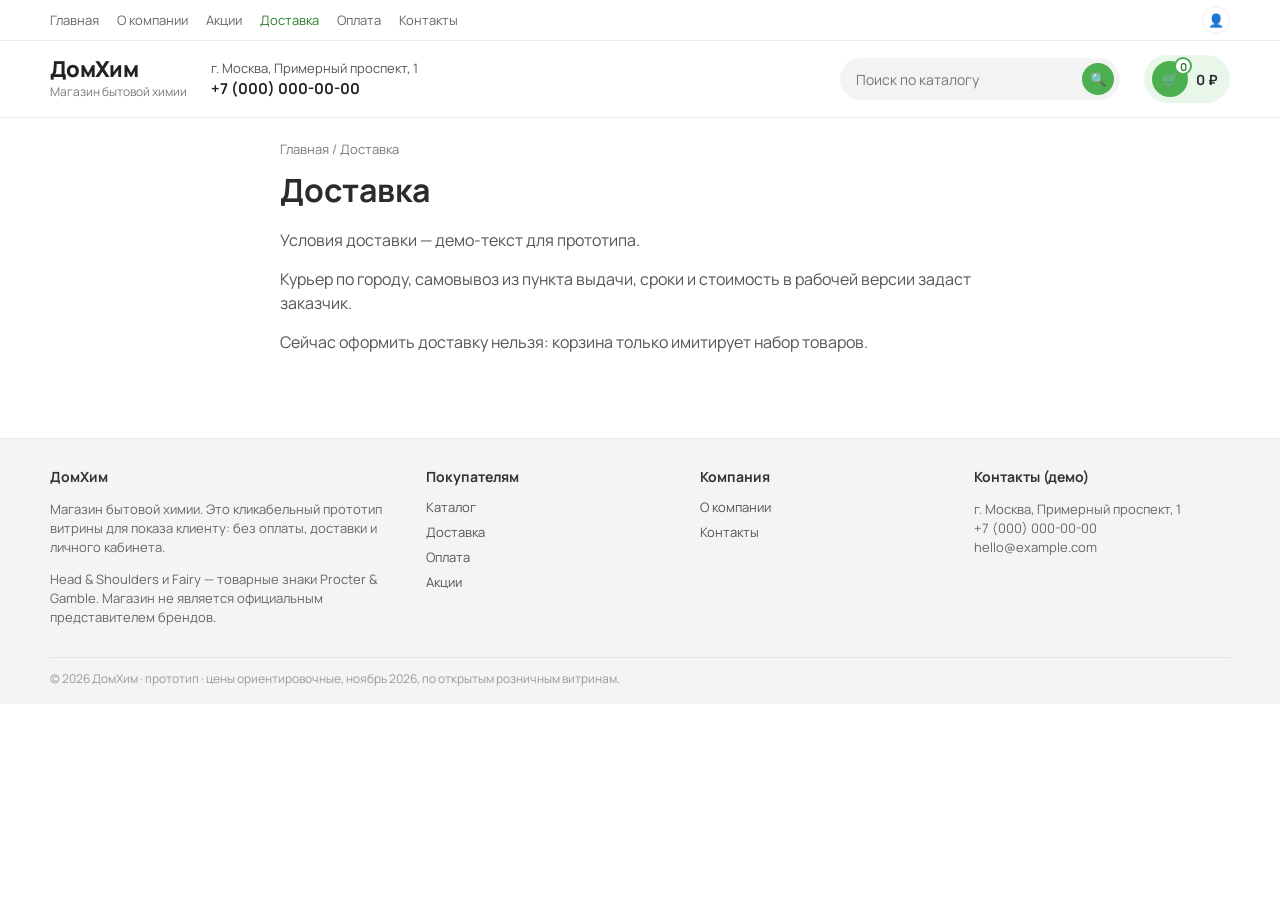
<file: delivery.html>
<!DOCTYPE html>
<html lang="ru">
<head>
  <meta charset="utf-8">
  <meta name="viewport" content="width=device-width, initial-scale=1">
  <title>Доставка — ДомХим</title>
  <meta name="description" content="Доставка">
  <meta name="robots" content="noindex, nofollow">
  <link rel="preconnect" href="https://fonts.googleapis.com">
  <link rel="preconnect" href="https://fonts.gstatic.com" crossorigin>
  <link href="https://fonts.googleapis.com/css2?family=Manrope:wght@400;600;700;800&display=swap" rel="stylesheet">
  <link rel="stylesheet" href="css/style.css">
</head>
<body data-page="delivery">
  <div class="topbar">
    <div class="wrap">
      <nav>
        <a href="index.html">Главная</a>
        <a href="about.html">О компании</a>
        <a href="promo.html">Акции</a>
        <a href="delivery.html" class="is-active">Доставка</a>
        <a href="payment.html">Оплата</a>
        <a href="contacts.html">Контакты</a>
      </nav>
      <span class="topbar-user" title="Личный кабинет (заглушка)" aria-hidden="true">👤</span>
    </div>
  </div>
  <header class="site-header">
    <div class="wrap header-row">
      <a class="logo" href="index.html">
        <span class="logo-name">ДомХим</span>
        <span class="logo-sub">Магазин бытовой химии</span>
      </a>
      <div class="header-contacts">
        г. Москва, Примерный проспект, 1<br>
        <b>+7 (000) 000-00-00</b>
      </div>
      <form class="search" data-search>
        <input type="search" name="q" placeholder="Поиск по каталогу" aria-label="Поиск">
        <button type="submit" aria-label="Искать">🔍</button>
      </form>
      <div class="header-tools">
        <button class="cart-btn" type="button" data-open-cart aria-label="Корзина">
          <span class="bag">🛒<span class="cart-count" data-cart-count>0</span></span>
          <span class="sum" data-cart-total>0 ₽</span>
        </button>
        <button class="burger" type="button" data-burger aria-label="Меню">☰</button>
      </div>
    </div>
    <div class="wrap mobile-nav" id="mobile-nav">
      <form class="mobile-search" data-search>
        <input type="search" name="q" placeholder="Поиск по каталогу">
        <button class="btn btn-green" type="submit">Найти</button>
      </form>
      <a href="index.html">Главная</a>
      <a href="catalog.html">Каталог</a>
      <a href="catalog.html?cat=shampoo">Шампуни Head &amp; Shoulders</a>
      <a href="catalog.html?cat=fairy">Средства для посуды Fairy</a>
      <a href="about.html">О компании</a>
      <a href="promo.html">Акции</a>
      <a href="delivery.html">Доставка</a>
      <a href="payment.html">Оплата</a>
      <a href="contacts.html">Контакты</a>
    </div>
  </header>

  <main class="page">
    <div class="wrap page-head prose">
      <div class="crumbs"><a href="index.html">Главная</a> / Доставка</div>
      <h1>Доставка</h1>
      <p>Условия доставки — демо-текст для прототипа.</p><p>Курьер по городу, самовывоз из пункта выдачи, сроки и стоимость в рабочей версии задаст заказчик.</p><p>Сейчас оформить доставку нельзя: корзина только имитирует набор товаров.</p>
    </div>
  </main>
  <footer class="site-footer">
    <div class="wrap footer-grid">
      <div>
        <h3>ДомХим</h3>
        <p>Магазин бытовой химии. Это кликабельный прототип витрины для показа клиенту: без оплаты, доставки и личного кабинета.</p>
        <p>Head &amp; Shoulders и Fairy — товарные знаки Procter &amp; Gamble. Магазин не является официальным представителем брендов.</p>
      </div>
      <div>
        <h3>Покупателям</h3>
        <a href="catalog.html">Каталог</a><br>
        <a href="delivery.html">Доставка</a><br>
        <a href="payment.html">Оплата</a><br>
        <a href="promo.html">Акции</a>
      </div>
      <div>
        <h3>Компания</h3>
        <a href="about.html">О компании</a><br>
        <a href="contacts.html">Контакты</a>
      </div>
      <div>
        <h3>Контакты (демо)</h3>
        <p>г. Москва, Примерный проспект, 1<br>+7 (000) 000-00-00<br>hello@example.com</p>
      </div>
    </div>
    <div class="wrap copy">© 2026 ДомХим · прототип · цены ориентировочные, ноябрь 2026, по открытым розничным витринам.</div>
  </footer>

  <div class="drawer-bg" id="cart-bg"></div>
  <aside class="drawer" id="cart-drawer" aria-label="Корзина">
    <div class="drawer-head">
      <h2>Корзина</h2>
      <button type="button" class="modal-close" data-close-cart aria-label="Закрыть">×</button>
    </div>
    <div class="drawer-body" id="cart-items"></div>
    <div class="drawer-foot">
      <div class="totals"><span>Итого</span><span id="cart-sum">0 ₽</span></div>
      <button type="button" class="checkout" data-checkout>Оформить заказ</button>
      <p class="hint">Кнопка никуда не ведёт — это прототип без оформления заказа.</p>
    </div>
  </aside>

  <div class="modal-bg" id="product-modal">
    <div class="modal" role="dialog" aria-modal="true" aria-labelledby="modal-name">
      <button type="button" class="modal-close" data-close-modal aria-label="Закрыть">×</button>
      <div class="modal-grid">
        <div class="modal-img"><img id="modal-img" alt=""></div>
        <div>
          <div class="p-meta" id="modal-meta"></div>
          <h2 id="modal-name"></h2>
          <div class="p-art" id="modal-art"></div>
          <div class="p-price" id="modal-price"></div>
          <div class="p-stock">В наличии</div>
          <p id="modal-desc"></p>
          <div class="p-actions">
            <div class="qty"><button type="button" data-step="-1">−</button><input type="number" min="1" value="1"><button type="button" data-step="1">+</button></div>
            <button type="button" class="btn btn-green" id="modal-add" data-add="">В корзину</button>
          </div>
          <p class="src" id="modal-src"></p>
        </div>
      </div>
    </div>
  </div>
  <div class="toast" id="toast" role="status"></div>
  <script src="js/products.js"></script>
  <script src="js/cart.js"></script>
  <script src="js/app.js"></script>
  <script>
    document.getElementById("modal-add").addEventListener("click", function () {
      this.setAttribute("data-add", document.getElementById("product-modal").dataset.id || "");
    }, true);
  </script>
</body>
</html>
</file>
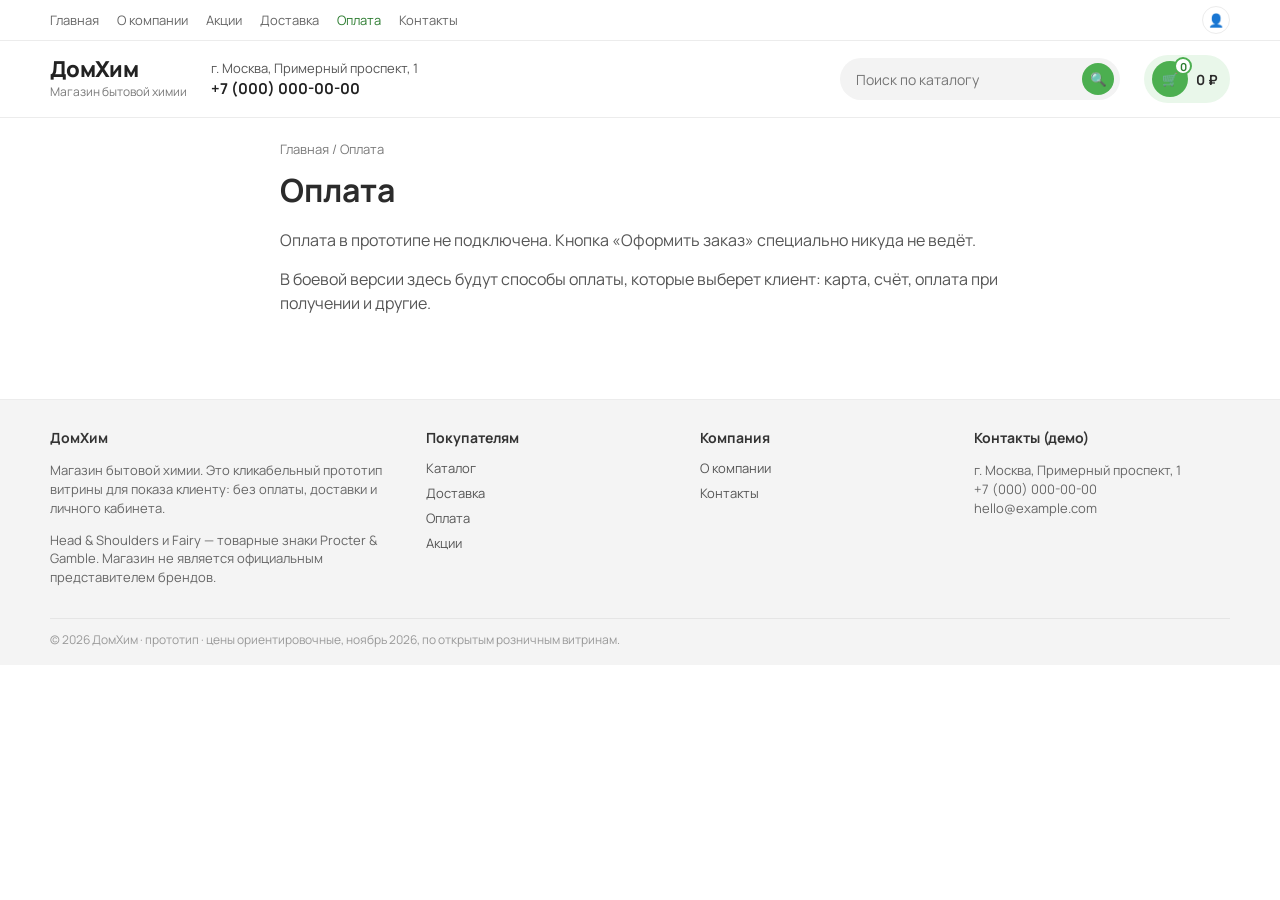
<file: payment.html>
<!DOCTYPE html>
<html lang="ru">
<head>
  <meta charset="utf-8">
  <meta name="viewport" content="width=device-width, initial-scale=1">
  <title>Оплата — ДомХим</title>
  <meta name="description" content="Оплата">
  <meta name="robots" content="noindex, nofollow">
  <link rel="preconnect" href="https://fonts.googleapis.com">
  <link rel="preconnect" href="https://fonts.gstatic.com" crossorigin>
  <link href="https://fonts.googleapis.com/css2?family=Manrope:wght@400;600;700;800&display=swap" rel="stylesheet">
  <link rel="stylesheet" href="css/style.css">
</head>
<body data-page="payment">
  <div class="topbar">
    <div class="wrap">
      <nav>
        <a href="index.html">Главная</a>
        <a href="about.html">О компании</a>
        <a href="promo.html">Акции</a>
        <a href="delivery.html">Доставка</a>
        <a href="payment.html" class="is-active">Оплата</a>
        <a href="contacts.html">Контакты</a>
      </nav>
      <span class="topbar-user" title="Личный кабинет (заглушка)" aria-hidden="true">👤</span>
    </div>
  </div>
  <header class="site-header">
    <div class="wrap header-row">
      <a class="logo" href="index.html">
        <span class="logo-name">ДомХим</span>
        <span class="logo-sub">Магазин бытовой химии</span>
      </a>
      <div class="header-contacts">
        г. Москва, Примерный проспект, 1<br>
        <b>+7 (000) 000-00-00</b>
      </div>
      <form class="search" data-search>
        <input type="search" name="q" placeholder="Поиск по каталогу" aria-label="Поиск">
        <button type="submit" aria-label="Искать">🔍</button>
      </form>
      <div class="header-tools">
        <button class="cart-btn" type="button" data-open-cart aria-label="Корзина">
          <span class="bag">🛒<span class="cart-count" data-cart-count>0</span></span>
          <span class="sum" data-cart-total>0 ₽</span>
        </button>
        <button class="burger" type="button" data-burger aria-label="Меню">☰</button>
      </div>
    </div>
    <div class="wrap mobile-nav" id="mobile-nav">
      <form class="mobile-search" data-search>
        <input type="search" name="q" placeholder="Поиск по каталогу">
        <button class="btn btn-green" type="submit">Найти</button>
      </form>
      <a href="index.html">Главная</a>
      <a href="catalog.html">Каталог</a>
      <a href="catalog.html?cat=shampoo">Шампуни Head &amp; Shoulders</a>
      <a href="catalog.html?cat=fairy">Средства для посуды Fairy</a>
      <a href="about.html">О компании</a>
      <a href="promo.html">Акции</a>
      <a href="delivery.html">Доставка</a>
      <a href="payment.html">Оплата</a>
      <a href="contacts.html">Контакты</a>
    </div>
  </header>

  <main class="page">
    <div class="wrap page-head prose">
      <div class="crumbs"><a href="index.html">Главная</a> / Оплата</div>
      <h1>Оплата</h1>
      <p>Оплата в прототипе не подключена. Кнопка «Оформить заказ» специально никуда не ведёт.</p><p>В боевой версии здесь будут способы оплаты, которые выберет клиент: карта, счёт, оплата при получении и другие.</p>
    </div>
  </main>
  <footer class="site-footer">
    <div class="wrap footer-grid">
      <div>
        <h3>ДомХим</h3>
        <p>Магазин бытовой химии. Это кликабельный прототип витрины для показа клиенту: без оплаты, доставки и личного кабинета.</p>
        <p>Head &amp; Shoulders и Fairy — товарные знаки Procter &amp; Gamble. Магазин не является официальным представителем брендов.</p>
      </div>
      <div>
        <h3>Покупателям</h3>
        <a href="catalog.html">Каталог</a><br>
        <a href="delivery.html">Доставка</a><br>
        <a href="payment.html">Оплата</a><br>
        <a href="promo.html">Акции</a>
      </div>
      <div>
        <h3>Компания</h3>
        <a href="about.html">О компании</a><br>
        <a href="contacts.html">Контакты</a>
      </div>
      <div>
        <h3>Контакты (демо)</h3>
        <p>г. Москва, Примерный проспект, 1<br>+7 (000) 000-00-00<br>hello@example.com</p>
      </div>
    </div>
    <div class="wrap copy">© 2026 ДомХим · прототип · цены ориентировочные, ноябрь 2026, по открытым розничным витринам.</div>
  </footer>

  <div class="drawer-bg" id="cart-bg"></div>
  <aside class="drawer" id="cart-drawer" aria-label="Корзина">
    <div class="drawer-head">
      <h2>Корзина</h2>
      <button type="button" class="modal-close" data-close-cart aria-label="Закрыть">×</button>
    </div>
    <div class="drawer-body" id="cart-items"></div>
    <div class="drawer-foot">
      <div class="totals"><span>Итого</span><span id="cart-sum">0 ₽</span></div>
      <button type="button" class="checkout" data-checkout>Оформить заказ</button>
      <p class="hint">Кнопка никуда не ведёт — это прототип без оформления заказа.</p>
    </div>
  </aside>

  <div class="modal-bg" id="product-modal">
    <div class="modal" role="dialog" aria-modal="true" aria-labelledby="modal-name">
      <button type="button" class="modal-close" data-close-modal aria-label="Закрыть">×</button>
      <div class="modal-grid">
        <div class="modal-img"><img id="modal-img" alt=""></div>
        <div>
          <div class="p-meta" id="modal-meta"></div>
          <h2 id="modal-name"></h2>
          <div class="p-art" id="modal-art"></div>
          <div class="p-price" id="modal-price"></div>
          <div class="p-stock">В наличии</div>
          <p id="modal-desc"></p>
          <div class="p-actions">
            <div class="qty"><button type="button" data-step="-1">−</button><input type="number" min="1" value="1"><button type="button" data-step="1">+</button></div>
            <button type="button" class="btn btn-green" id="modal-add" data-add="">В корзину</button>
          </div>
          <p class="src" id="modal-src"></p>
        </div>
      </div>
    </div>
  </div>
  <div class="toast" id="toast" role="status"></div>
  <script src="js/products.js"></script>
  <script src="js/cart.js"></script>
  <script src="js/app.js"></script>
  <script>
    document.getElementById("modal-add").addEventListener("click", function () {
      this.setAttribute("data-add", document.getElementById("product-modal").dataset.id || "");
    }, true);
  </script>
</body>
</html>
</file>
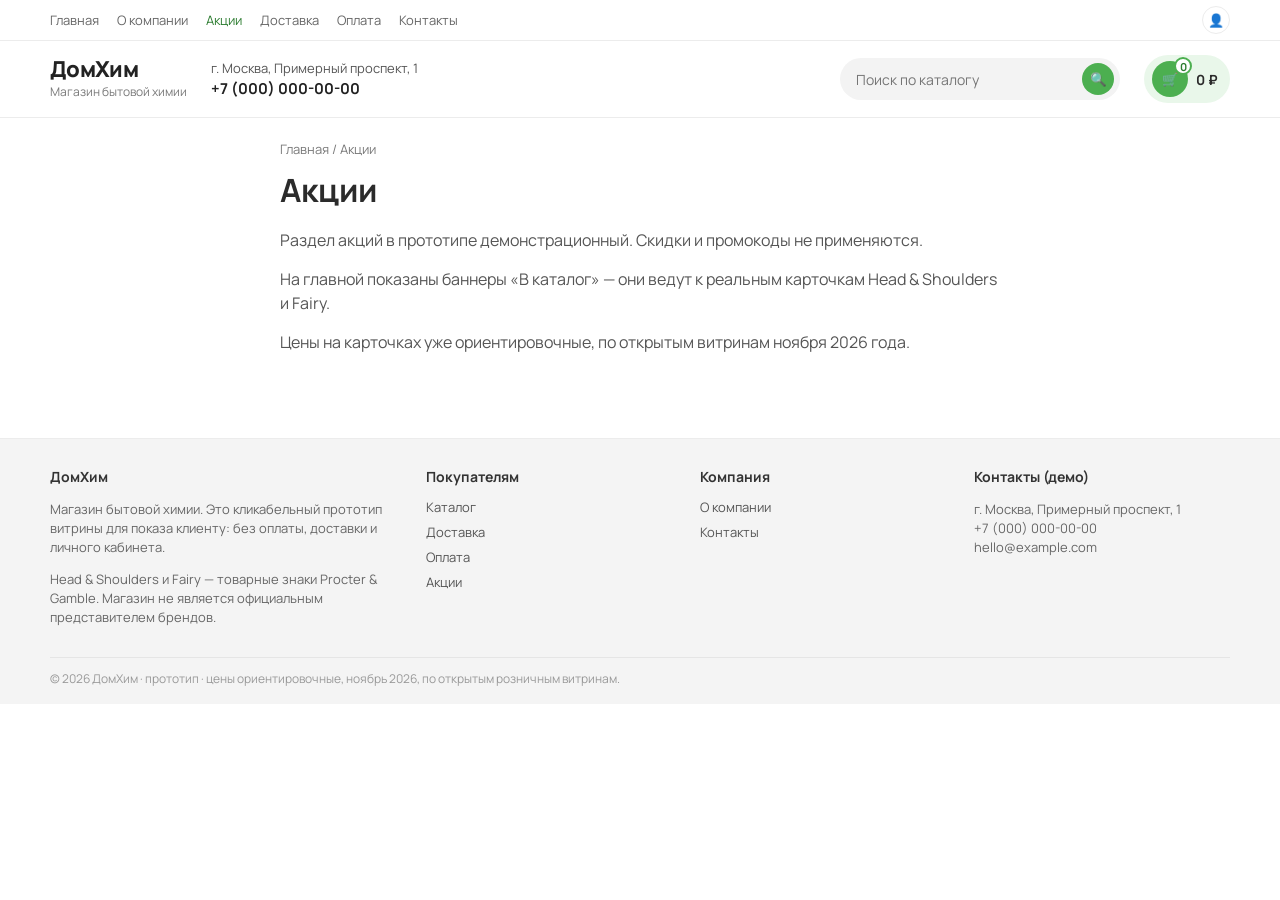
<file: promo.html>
<!DOCTYPE html>
<html lang="ru">
<head>
  <meta charset="utf-8">
  <meta name="viewport" content="width=device-width, initial-scale=1">
  <title>Акции — ДомХим</title>
  <meta name="description" content="Акции">
  <meta name="robots" content="noindex, nofollow">
  <link rel="preconnect" href="https://fonts.googleapis.com">
  <link rel="preconnect" href="https://fonts.gstatic.com" crossorigin>
  <link href="https://fonts.googleapis.com/css2?family=Manrope:wght@400;600;700;800&display=swap" rel="stylesheet">
  <link rel="stylesheet" href="css/style.css">
</head>
<body data-page="promo">
  <div class="topbar">
    <div class="wrap">
      <nav>
        <a href="index.html">Главная</a>
        <a href="about.html">О компании</a>
        <a href="promo.html" class="is-active">Акции</a>
        <a href="delivery.html">Доставка</a>
        <a href="payment.html">Оплата</a>
        <a href="contacts.html">Контакты</a>
      </nav>
      <span class="topbar-user" title="Личный кабинет (заглушка)" aria-hidden="true">👤</span>
    </div>
  </div>
  <header class="site-header">
    <div class="wrap header-row">
      <a class="logo" href="index.html">
        <span class="logo-name">ДомХим</span>
        <span class="logo-sub">Магазин бытовой химии</span>
      </a>
      <div class="header-contacts">
        г. Москва, Примерный проспект, 1<br>
        <b>+7 (000) 000-00-00</b>
      </div>
      <form class="search" data-search>
        <input type="search" name="q" placeholder="Поиск по каталогу" aria-label="Поиск">
        <button type="submit" aria-label="Искать">🔍</button>
      </form>
      <div class="header-tools">
        <button class="cart-btn" type="button" data-open-cart aria-label="Корзина">
          <span class="bag">🛒<span class="cart-count" data-cart-count>0</span></span>
          <span class="sum" data-cart-total>0 ₽</span>
        </button>
        <button class="burger" type="button" data-burger aria-label="Меню">☰</button>
      </div>
    </div>
    <div class="wrap mobile-nav" id="mobile-nav">
      <form class="mobile-search" data-search>
        <input type="search" name="q" placeholder="Поиск по каталогу">
        <button class="btn btn-green" type="submit">Найти</button>
      </form>
      <a href="index.html">Главная</a>
      <a href="catalog.html">Каталог</a>
      <a href="catalog.html?cat=shampoo">Шампуни Head &amp; Shoulders</a>
      <a href="catalog.html?cat=fairy">Средства для посуды Fairy</a>
      <a href="about.html">О компании</a>
      <a href="promo.html">Акции</a>
      <a href="delivery.html">Доставка</a>
      <a href="payment.html">Оплата</a>
      <a href="contacts.html">Контакты</a>
    </div>
  </header>

  <main class="page">
    <div class="wrap page-head prose">
      <div class="crumbs"><a href="index.html">Главная</a> / Акции</div>
      <h1>Акции</h1>
      <p>Раздел акций в прототипе демонстрационный. Скидки и промокоды не применяются.</p><p>На главной показаны баннеры «В каталог» — они ведут к реальным карточкам Head &amp; Shoulders и Fairy.</p><p>Цены на карточках уже ориентировочные, по открытым витринам ноября 2026 года.</p>
    </div>
  </main>
  <footer class="site-footer">
    <div class="wrap footer-grid">
      <div>
        <h3>ДомХим</h3>
        <p>Магазин бытовой химии. Это кликабельный прототип витрины для показа клиенту: без оплаты, доставки и личного кабинета.</p>
        <p>Head &amp; Shoulders и Fairy — товарные знаки Procter &amp; Gamble. Магазин не является официальным представителем брендов.</p>
      </div>
      <div>
        <h3>Покупателям</h3>
        <a href="catalog.html">Каталог</a><br>
        <a href="delivery.html">Доставка</a><br>
        <a href="payment.html">Оплата</a><br>
        <a href="promo.html">Акции</a>
      </div>
      <div>
        <h3>Компания</h3>
        <a href="about.html">О компании</a><br>
        <a href="contacts.html">Контакты</a>
      </div>
      <div>
        <h3>Контакты (демо)</h3>
        <p>г. Москва, Примерный проспект, 1<br>+7 (000) 000-00-00<br>hello@example.com</p>
      </div>
    </div>
    <div class="wrap copy">© 2026 ДомХим · прототип · цены ориентировочные, ноябрь 2026, по открытым розничным витринам.</div>
  </footer>

  <div class="drawer-bg" id="cart-bg"></div>
  <aside class="drawer" id="cart-drawer" aria-label="Корзина">
    <div class="drawer-head">
      <h2>Корзина</h2>
      <button type="button" class="modal-close" data-close-cart aria-label="Закрыть">×</button>
    </div>
    <div class="drawer-body" id="cart-items"></div>
    <div class="drawer-foot">
      <div class="totals"><span>Итого</span><span id="cart-sum">0 ₽</span></div>
      <button type="button" class="checkout" data-checkout>Оформить заказ</button>
      <p class="hint">Кнопка никуда не ведёт — это прототип без оформления заказа.</p>
    </div>
  </aside>

  <div class="modal-bg" id="product-modal">
    <div class="modal" role="dialog" aria-modal="true" aria-labelledby="modal-name">
      <button type="button" class="modal-close" data-close-modal aria-label="Закрыть">×</button>
      <div class="modal-grid">
        <div class="modal-img"><img id="modal-img" alt=""></div>
        <div>
          <div class="p-meta" id="modal-meta"></div>
          <h2 id="modal-name"></h2>
          <div class="p-art" id="modal-art"></div>
          <div class="p-price" id="modal-price"></div>
          <div class="p-stock">В наличии</div>
          <p id="modal-desc"></p>
          <div class="p-actions">
            <div class="qty"><button type="button" data-step="-1">−</button><input type="number" min="1" value="1"><button type="button" data-step="1">+</button></div>
            <button type="button" class="btn btn-green" id="modal-add" data-add="">В корзину</button>
          </div>
          <p class="src" id="modal-src"></p>
        </div>
      </div>
    </div>
  </div>
  <div class="toast" id="toast" role="status"></div>
  <script src="js/products.js"></script>
  <script src="js/cart.js"></script>
  <script src="js/app.js"></script>
  <script>
    document.getElementById("modal-add").addEventListener("click", function () {
      this.setAttribute("data-add", document.getElementById("product-modal").dataset.id || "");
    }, true);
  </script>
</body>
</html>
</file>
<file: css/style.css>
:root {
  --green: #4caf50;
  --green-d: #3d9c42;
  --green-d2: #2e7d32;
  --green-s: #6fcf73;
  --mint: #7dcb82;
  --mint-bg: #6fcf7a;
  --mint-soft: #e9f7ea;
  --lime: #c6e84a;
  --lime-2: #d4ef6a;
  --teal: #d7f1f3;
  --teal-2: #c5ebee;
  --text: #2b2b2b;
  --muted: #7a7a7a;
  --line: #ececec;
  --bg: #f6f6f6;
  --card: #fff;
  --danger: #e53935;
  --hit: #ff9800;
  --radius: 16px;
  --radius-sm: 10px;
  --shadow: 0 8px 28px rgba(20, 30, 20, 0.08);
  --shadow-sm: 0 2px 10px rgba(20, 30, 20, 0.06);
  --header-h: 0px;
  --max: 1180px;
  --font: "Manrope", "Segoe UI", system-ui, sans-serif;
}
* { box-sizing: border-box; }
html, body { margin: 0; padding: 0; }
body {
  font-family: var(--font);
  color: var(--text);
  background: #fff;
  line-height: 1.45;
  min-width: 320px;
}
img { max-width: 100%; display: block; }
a { color: inherit; text-decoration: none; }
button, input { font-family: inherit; }
.wrap { width: min(var(--max), calc(100% - 32px)); margin: 0 auto; }

/* Top bar */
.topbar {
  background: #fff;
  border-bottom: 1px solid var(--line);
  font-size: 13px;
  color: #666;
}
.topbar .wrap {
  display: flex;
  align-items: center;
  justify-content: space-between;
  min-height: 40px;
  gap: 12px;
}
.topbar nav { display: flex; flex-wrap: wrap; gap: 8px 18px; }
.topbar a { color: #666; }
.topbar a:hover, .topbar a.is-active { color: var(--green-d2); }
.topbar-user { width: 28px; height: 28px; border-radius: 50%; border: 1px solid var(--line); display: grid; place-items: center; color: #888; flex-shrink: 0; }

/* Header */
.site-header { background: #fff; border-bottom: 1px solid var(--line); position: sticky; top: 0; z-index: 40; }
.header-row {
  display: grid;
  grid-template-columns: 1fr auto;
  align-items: center;
  gap: 16px 24px;
  padding: 14px 0;
}
.logo { display: flex; flex-direction: column; min-width: 0; }
.logo-name { font-size: 22px; font-weight: 800; letter-spacing: -0.03em; line-height: 1.1; color: #222; }
.logo-sub { font-size: 12px; color: var(--muted); margin-top: 2px; }
.header-contacts { display: none; font-size: 13px; color: #555; }
.header-contacts b { display: block; color: #222; font-size: 15px; }
.header-tools { display: flex; align-items: center; gap: 10px; justify-self: end; }
.search {
  display: none;
  align-items: center;
  background: #f3f3f3;
  border-radius: 999px;
  padding: 0 6px 0 14px;
  height: 42px;
  width: min(280px, 36vw);
}
.search input { border: 0; background: transparent; outline: none; flex: 1; min-width: 0; font-size: 14px; }
.search button { border: 0; background: var(--green); color: #fff; width: 32px; height: 32px; border-radius: 50%; cursor: pointer; }
.cart-btn {
  display: flex; align-items: center; gap: 8px;
  background: var(--mint-soft); border: 0; border-radius: 999px;
  padding: 6px 12px 6px 8px; cursor: pointer; color: var(--text);
}
.cart-btn .bag {
  width: 36px; height: 36px; border-radius: 50%; background: var(--green);
  color: #fff; display: grid; place-items: center; font-weight: 700; font-size: 13px; position: relative;
}
.cart-count {
  position: absolute; top: -4px; right: -4px;
  background: #fff; color: var(--green-d2); border: 2px solid var(--green);
  min-width: 18px; height: 18px; border-radius: 999px; font-size: 11px;
  display: grid; place-items: center; padding: 0 3px;
}
.cart-btn .sum { font-weight: 700; font-size: 14px; }
.burger { display: inline-flex; border: 1px solid var(--line); background: #fff; border-radius: 10px; width: 40px; height: 40px; align-items: center; justify-content: center; cursor: pointer; }
.mobile-nav { display: none; padding: 0 0 14px; }
.mobile-nav.is-open { display: block; }
.mobile-nav a { display: block; padding: 10px 0; border-bottom: 1px solid var(--line); }
.mobile-search { display: flex; gap: 8px; margin: 10px 0 4px; }
.mobile-search input { flex: 1; height: 40px; border: 1px solid var(--line); border-radius: 999px; padding: 0 14px; }

@media (min-width: 880px) {
  .header-row { grid-template-columns: auto 1fr auto auto; }
  .header-contacts { display: block; }
  .search { display: flex; }
  .burger { display: none; }
}

/* Hero layout */
.home-main { padding: 20px 0 0; background: linear-gradient(#fff, #fafafa 40%, #fff); }
.hero-grid {
  display: grid;
  gap: 16px;
}
@media (min-width: 960px) {
  .hero-grid { grid-template-columns: 260px 1fr; align-items: stretch; }
}
.cat-card {
  background: linear-gradient(180deg, #6dcf7a 0%, #5ec46c 100%);
  color: #fff;
  border-radius: 20px;
  padding: 18px 18px 16px;
  box-shadow: var(--shadow-sm);
}
.cat-card h2 { margin: 0 0 12px; font-size: 22px; font-weight: 800; display: flex; justify-content: space-between; align-items: center; }
.cat-card ul { list-style: none; margin: 0; padding: 0; }
.cat-card li a {
  display: flex; justify-content: space-between; align-items: center;
  padding: 9px 0; border-bottom: 1px solid rgba(255,255,255,.22); font-size: 14px;
}
.cat-card li a span { opacity: .85; }
.cat-all {
  display: inline-flex; margin-top: 14px; background: #fff; color: var(--green-d2);
  border-radius: 999px; padding: 8px 14px; font-weight: 700; font-size: 13px;
}

.hero {
  position: relative;
  background: linear-gradient(120deg, #d8f3f5 0%, #e7f8f4 55%, #d3eef1 100%);
  border-radius: 20px;
  min-height: 280px;
  overflow: hidden;
  box-shadow: var(--shadow-sm);
}
.hero-slide {
  display: none;
  grid-template-columns: 1.1fr 0.9fr;
  min-height: 300px;
  padding: 28px 56px 28px 36px;
  gap: 12px;
  align-items: center;
}
.hero-slide.is-on { display: grid; }
.hero-kicker {
  display: inline-block; background: var(--green); color: #fff;
  font-weight: 800; font-size: 13px; letter-spacing: .02em;
  padding: 6px 12px; border-radius: 8px; margin-bottom: 12px;
}
.hero-slide h2 { margin: 0 0 8px; font-size: clamp(22px, 3vw, 34px); line-height: 1.15; font-weight: 800; color: #1f3d2a; }
.hero-slide p { margin: 0 0 16px; color: #3d5a48; max-width: 36ch; }
.hero-photo { display: flex; justify-content: center; align-items: center; }
.hero-photo img { max-height: 260px; width: auto; object-fit: contain; filter: drop-shadow(0 12px 20px rgba(0,0,0,.12)); }
.hero-nav { position: absolute; right: 16px; bottom: 16px; display: flex; gap: 8px; }
.hero-nav button, .arrow-btn {
  width: 36px; height: 36px; border: 0; border-radius: 50%;
  background: #fff; color: var(--green-d2); cursor: pointer;
  box-shadow: var(--shadow-sm); font-size: 16px;
}
.hero-nav button:hover, .arrow-btn:hover { background: var(--green); color: #fff; }
@media (max-width: 700px) {
  .hero-slide { grid-template-columns: 1fr; padding: 22px 18px 56px; text-align: left; }
  .hero-photo img { max-height: 180px; }
}

/* Section titles */
.section { padding: 36px 0; }
.section-head { display: flex; align-items: center; justify-content: space-between; margin-bottom: 18px; gap: 12px; }
.section-head h2 { margin: 0; font-size: 28px; font-weight: 800; letter-spacing: -0.03em; }
.arrows { display: flex; gap: 8px; }

/* Category tiles */
.tiles { display: grid; grid-template-columns: 1fr 1fr; gap: 14px; }
@media (min-width: 700px) { .tiles { grid-template-columns: repeat(4, 1fr); } }
.tile {
  background: #fff; border-radius: 18px; overflow: hidden;
  box-shadow: var(--shadow-sm); display: flex; flex-direction: column;
  border: 1px solid #f0f0f0;
}
.tile-img { height: 150px; overflow: hidden; background: #f3f3f3; }
.tile-img img { width: 100%; height: 100%; object-fit: cover; }
.tile-body { padding: 12px 12px 14px; display: flex; flex-direction: column; gap: 8px; align-items: flex-start; }
.chip {
  display: inline-block; background: var(--green); color: #fff;
  font-size: 12px; font-weight: 700; padding: 4px 10px; border-radius: 8px;
}
.btn {
  display: inline-flex; align-items: center; justify-content: center; gap: 6px;
  border: 0; border-radius: 999px; cursor: pointer; font-weight: 700;
  padding: 8px 14px; font-size: 13px;
}
.btn-green { background: var(--green); color: #fff; }
.btn-green:hover { background: var(--green-d); }
.btn-outline { background: transparent; color: var(--green-d2); border: 1px solid var(--green); }
.btn-outline:hover { background: var(--mint-soft); }
.btn-wide { width: 100%; }
.center { text-align: center; margin-top: 18px; }

/* Product cards */
.cards-row, .cards-grid { display: grid; gap: 14px; }
.cards-grid { grid-template-columns: 1fr 1fr; }
@media (min-width: 700px) { .cards-grid { grid-template-columns: repeat(4, 1fr); } }
.cards-row { grid-template-columns: 1fr 1fr; }
@media (min-width: 700px) { .cards-row { grid-template-columns: repeat(4, 1fr); } }
.p-card {
  background: #fff; border-radius: 18px; border: 1px solid #f0f0f0;
  box-shadow: var(--shadow-sm); padding: 12px 12px 14px;
  display: flex; flex-direction: column; min-width: 0; position: relative;
}
.p-card:hover { box-shadow: var(--shadow); }
.p-badge { position: absolute; top: 12px; left: 12px; z-index: 1; font-size: 11px; font-weight: 800; padding: 4px 8px; border-radius: 8px; color: #fff; }
.p-badge.new { background: var(--green); }
.p-badge.hit { background: var(--hit); }
.p-img { height: 160px; display: grid; place-items: center; cursor: pointer; }
.p-img img { max-height: 150px; max-width: 100%; object-fit: contain; }
.p-name { font-weight: 700; font-size: 14px; line-height: 1.3; margin: 4px 0 2px; cursor: pointer; min-height: 2.6em; }
.p-name:hover { color: var(--green-d2); }
.p-meta { font-size: 12px; color: var(--muted); }
.p-art { font-size: 11px; color: #aaa; margin: 2px 0 6px; }
.p-price { font-size: 20px; font-weight: 800; margin: 4px 0; }
.p-price small { font-size: 11px; font-weight: 600; color: var(--muted); margin-left: 4px; }
.p-stock { display: inline-flex; align-items: center; gap: 6px; font-size: 12px; color: var(--green-d2); font-weight: 600; margin-bottom: 8px; }
.p-stock::before { content: ""; width: 8px; height: 8px; border-radius: 50%; background: var(--green); }
.p-actions { display: flex; align-items: center; gap: 8px; margin-top: auto; }
.qty { display: flex; align-items: center; border: 1px solid var(--line); border-radius: 999px; overflow: hidden; height: 36px; }
.qty button { width: 32px; border: 0; background: #fff; cursor: pointer; font-size: 16px; }
.qty input { width: 28px; border: 0; text-align: center; font-weight: 700; font-size: 13px; padding: 0; }
.icon-cart {
  width: 36px; height: 36px; border: 0; border-radius: 10px;
  background: var(--green); color: #fff; cursor: pointer; font-size: 16px; flex-shrink: 0;
}
.icon-cart:hover { background: var(--green-d); }
.p-oneclick { margin-top: 8px; width: 100%; }

/* Promos */
.promos { display: grid; gap: 14px; }
@media (min-width: 800px) { .promos { grid-template-columns: 1fr 1fr; } }
.promo {
  border-radius: 20px; overflow: hidden; min-height: 180px;
  display: grid; grid-template-columns: 1.1fr 0.9fr; align-items: center;
  padding: 22px 18px; color: #1b3a1d;
}
.promo-green { background: linear-gradient(120deg, #4caf50, #66bb6a); color: #fff; }
.promo-lime { background: linear-gradient(120deg, #c6e84a, #dcef7a); }
.promo h3 { margin: 0 0 12px; font-size: 22px; line-height: 1.2; }
.promo img { max-height: 150px; margin: 0 auto; object-fit: cover; border-radius: 12px; width: 100%; height: 140px; }
.promo .btn { background: #fff; color: var(--green-d2); }

/* About + delivery */
.split { display: grid; gap: 16px; }
@media (min-width: 860px) { .split { grid-template-columns: 1.2fr 0.8fr; } }
.about-block h2, .deliver-card h2 { margin: 0 0 10px; font-size: 26px; }
.about-block p { color: #555; margin: 0 0 10px; }
.deliver-card {
  background: #fff; border-radius: 20px; border: 1px solid var(--line);
  padding: 20px; display: grid; grid-template-columns: 1fr auto; gap: 12px; align-items: center;
  box-shadow: var(--shadow-sm);
}
.deliver-card img { width: 140px; height: 140px; object-fit: cover; border-radius: 16px; }

/* Reviews / news */
.two-col { display: grid; gap: 24px; }
@media (min-width: 800px) { .two-col { grid-template-columns: 1fr 1.2fr; } }
.review { padding: 12px 0; border-bottom: 1px solid var(--line); }
.review .who { font-weight: 700; }
.review .date { color: var(--muted); font-size: 12px; margin-left: 8px; }
.news { display: grid; grid-template-columns: 1fr 1fr; gap: 10px; }
@media (min-width: 600px) { .news { grid-template-columns: repeat(3, 1fr); } }
.news article { background: #fff; border-radius: 14px; overflow: hidden; border: 1px solid var(--line); }
.news img { width: 100%; height: 110px; object-fit: cover; }
.news h3 { font-size: 13px; margin: 8px 10px 10px; font-weight: 700; }

/* Footer */
.site-footer { background: #f4f4f4; border-top: 1px solid var(--line); margin-top: 20px; padding: 28px 0 16px; font-size: 13px; color: #666; }
.footer-grid { display: grid; gap: 18px; }
@media (min-width: 800px) { .footer-grid { grid-template-columns: 1.4fr 1fr 1fr 1fr; } }
.site-footer h3 { margin: 0 0 8px; font-size: 14px; color: #333; }
.site-footer a { display: inline-block; margin: 3px 0; color: #555; }
.site-footer a:hover { color: var(--green-d2); }
.copy { margin-top: 18px; padding-top: 12px; border-top: 1px solid #e5e5e5; font-size: 12px; color: #999; }

/* Catalog page */
.page-head { padding: 22px 0 8px; }
.crumbs { font-size: 13px; color: var(--muted); margin-bottom: 8px; }
.crumbs a:hover { color: var(--green-d2); }
.filters { display: flex; flex-wrap: wrap; gap: 8px; margin: 12px 0 18px; }
.filter {
  border: 1px solid var(--line); background: #fff; border-radius: 999px;
  padding: 8px 14px; cursor: pointer; font-weight: 600; font-size: 13px;
}
.filter.is-on { background: var(--green); color: #fff; border-color: var(--green); }
.note { font-size: 13px; color: var(--muted); margin: 0 0 16px; }
.empty { padding: 40px 0; text-align: center; color: var(--muted); }

/* Product modal */
.modal-bg {
  position: fixed; inset: 0; background: rgba(20,24,20,.45);
  z-index: 70; display: none; align-items: center; justify-content: center; padding: 16px;
}
.modal-bg.is-open { display: flex; }
.modal {
  background: #fff; border-radius: 20px; width: min(860px, 100%);
  max-height: calc(100vh - 32px); overflow: auto; position: relative;
  box-shadow: var(--shadow);
}
.modal-close {
  position: absolute; top: 12px; right: 12px; width: 36px; height: 36px;
  border: 0; border-radius: 50%; background: #f3f3f3; cursor: pointer; font-size: 18px; z-index: 1;
}
.modal-grid { display: grid; gap: 8px; padding: 20px; }
@media (min-width: 700px) { .modal-grid { grid-template-columns: 1fr 1fr; gap: 24px; padding: 28px; } }
.modal-img { display: grid; place-items: center; background: #f7f7f7; border-radius: 16px; min-height: 240px; }
.modal-img img { max-height: 320px; }
.modal h2 { margin: 0 0 6px; font-size: 24px; }
.modal .src { font-size: 12px; color: #999; margin-top: 10px; }

/* Cart drawer */
.drawer-bg { position: fixed; inset: 0; background: rgba(20,24,20,.4); z-index: 80; display: none; }
.drawer-bg.is-open { display: block; }
.drawer {
  position: fixed; top: 0; right: 0; height: 100%; width: min(420px, 100%);
  background: #fff; z-index: 81; transform: translateX(110%);
  transition: transform .25s ease; display: flex; flex-direction: column;
  box-shadow: -8px 0 30px rgba(0,0,0,.12);
}
.drawer.is-open { transform: none; }
.drawer-head { display: flex; justify-content: space-between; align-items: center; padding: 16px 18px; border-bottom: 1px solid var(--line); }
.drawer-head h2 { margin: 0; font-size: 20px; }
.drawer-body { flex: 1; overflow: auto; padding: 12px 18px; }
.drawer-empty { color: var(--muted); text-align: center; padding: 40px 10px; }
.ci { display: grid; grid-template-columns: 64px 1fr auto; gap: 10px; padding: 12px 0; border-bottom: 1px solid var(--line); align-items: center; }
.ci img { width: 64px; height: 64px; object-fit: contain; background: #f7f7f7; border-radius: 10px; }
.ci .nm { font-weight: 700; font-size: 13px; }
.ci .pr { color: var(--muted); font-size: 13px; }
.ci-remove { border: 0; background: none; color: #aaa; cursor: pointer; font-size: 18px; }
.drawer-foot { padding: 16px 18px 20px; border-top: 1px solid var(--line); }
.totals { display: flex; justify-content: space-between; font-weight: 800; font-size: 18px; margin-bottom: 12px; }
.checkout { width: 100%; height: 48px; border: 0; border-radius: 999px; background: var(--green); color: #fff; font-weight: 800; font-size: 15px; cursor: pointer; }
.checkout:hover { background: var(--green-d); }
.hint { font-size: 12px; color: #999; text-align: center; margin-top: 8px; }

/* Toast */
.toast {
  position: fixed; bottom: 20px; left: 50%; transform: translateX(-50%) translateY(20px);
  background: #1f3d2a; color: #fff; padding: 10px 16px; border-radius: 999px;
  font-size: 14px; opacity: 0; pointer-events: none; transition: .25s; z-index: 90; max-width: calc(100% - 32px);
}
.toast.is-on { opacity: 1; transform: translateX(-50%) translateY(0); }

/* Simple inner pages */
.prose { max-width: 720px; }
.prose h1 { font-size: 32px; margin: 0 0 12px; }
.prose p { color: #555; }
.page { padding-bottom: 40px; }

@media (prefers-reduced-motion: reduce) {
  .drawer, .toast { transition: none; }
}
</file>
